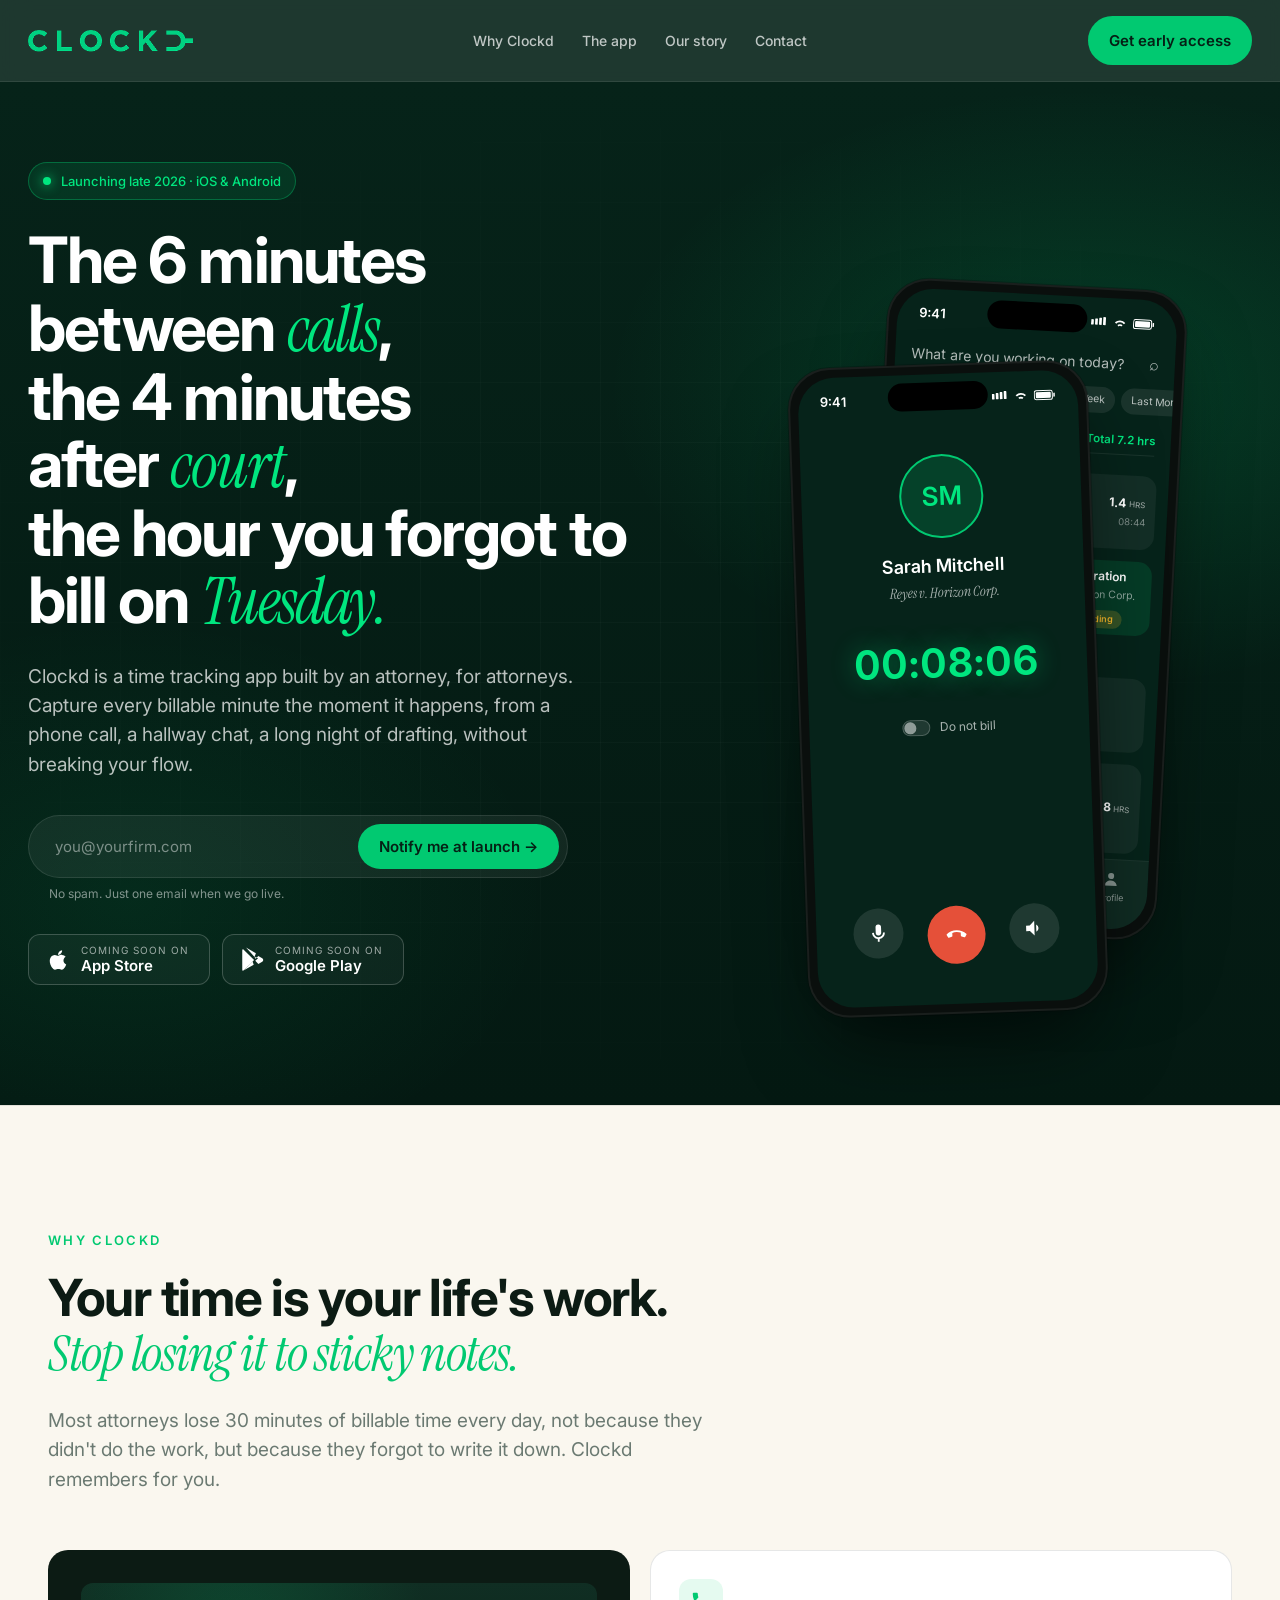
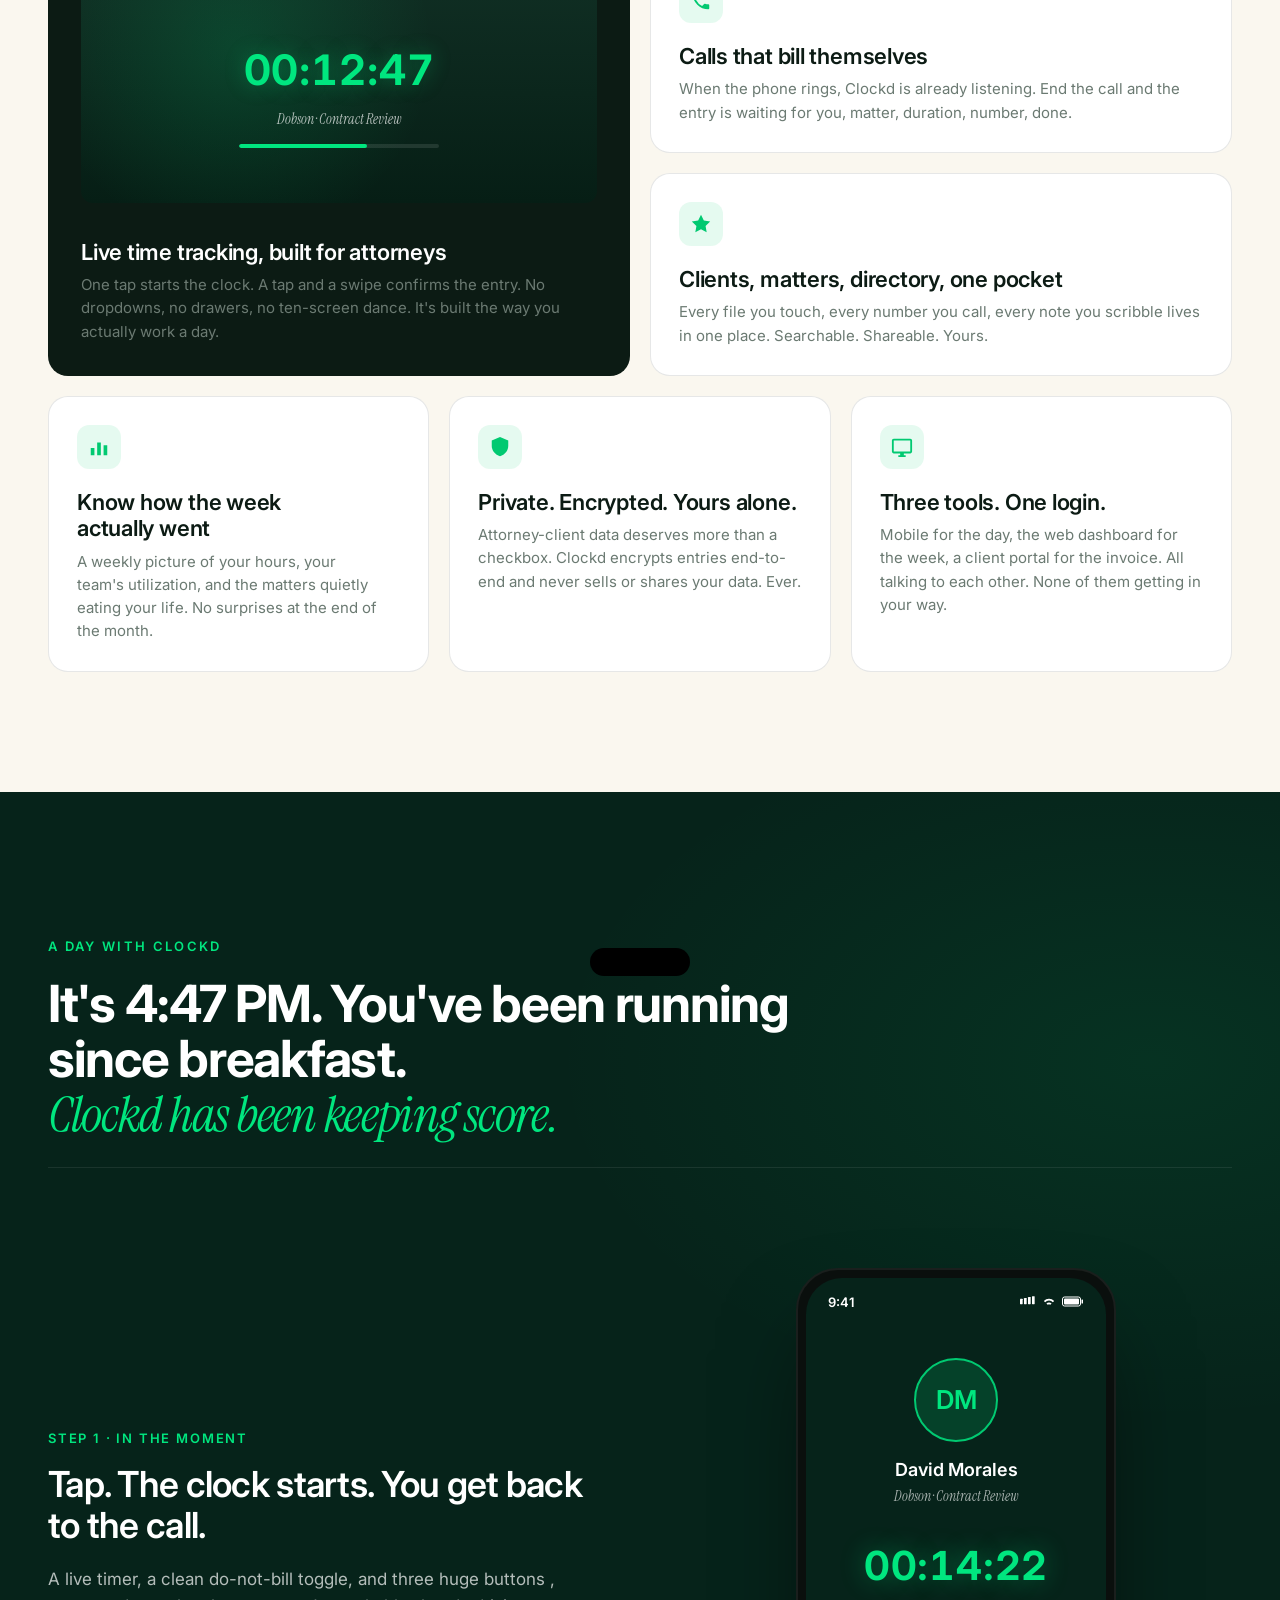
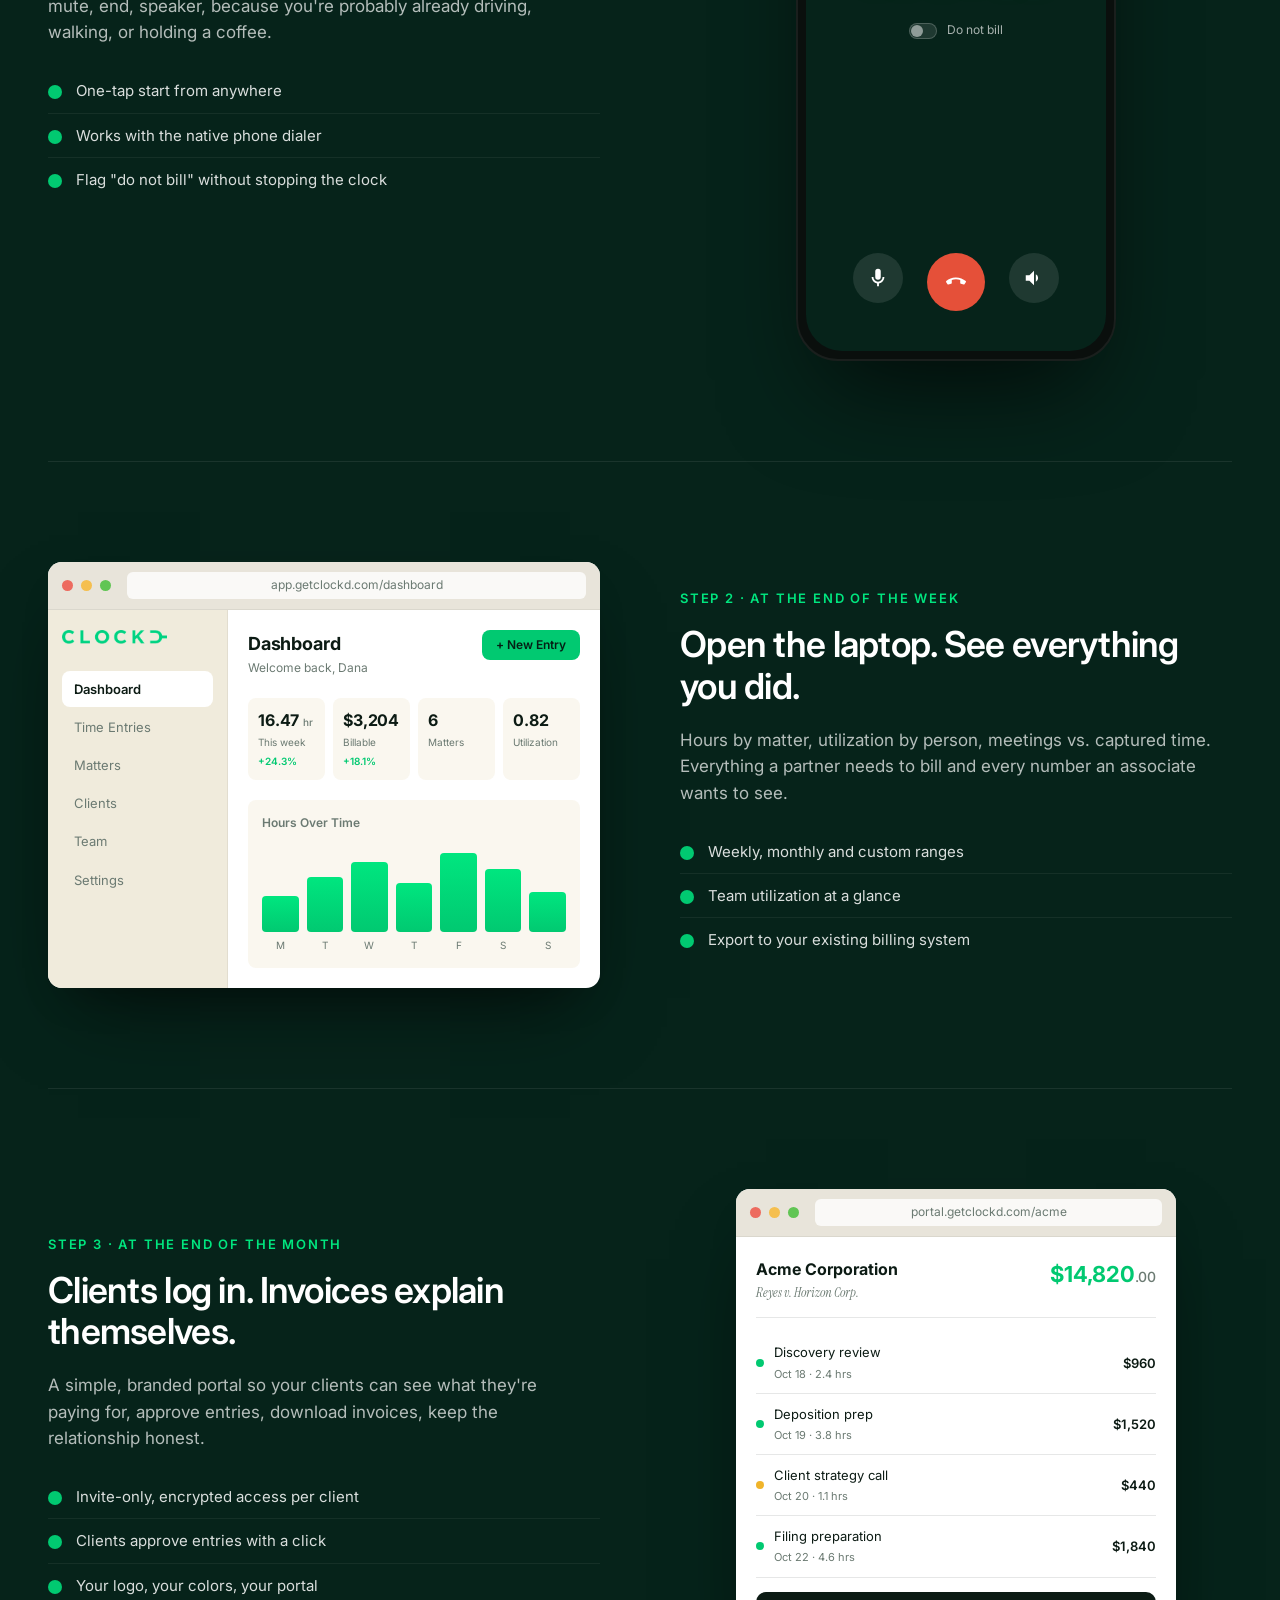
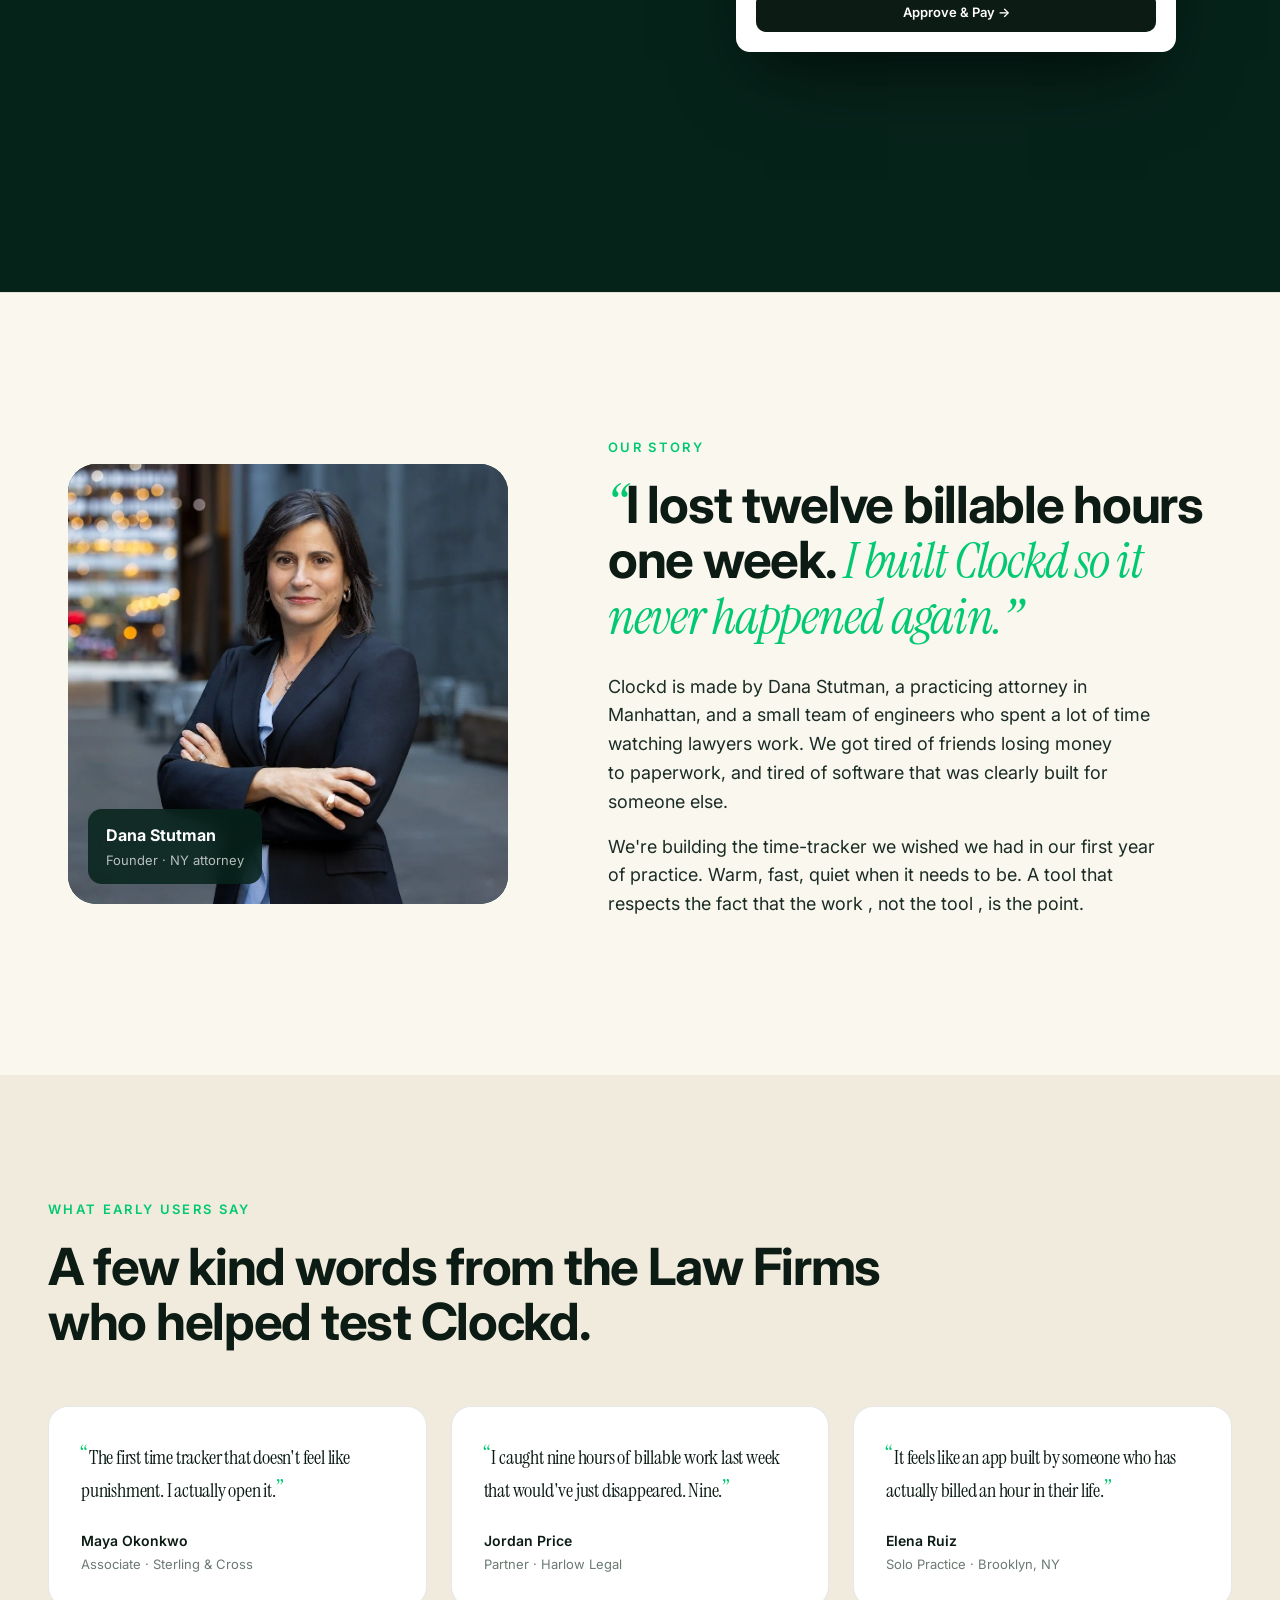
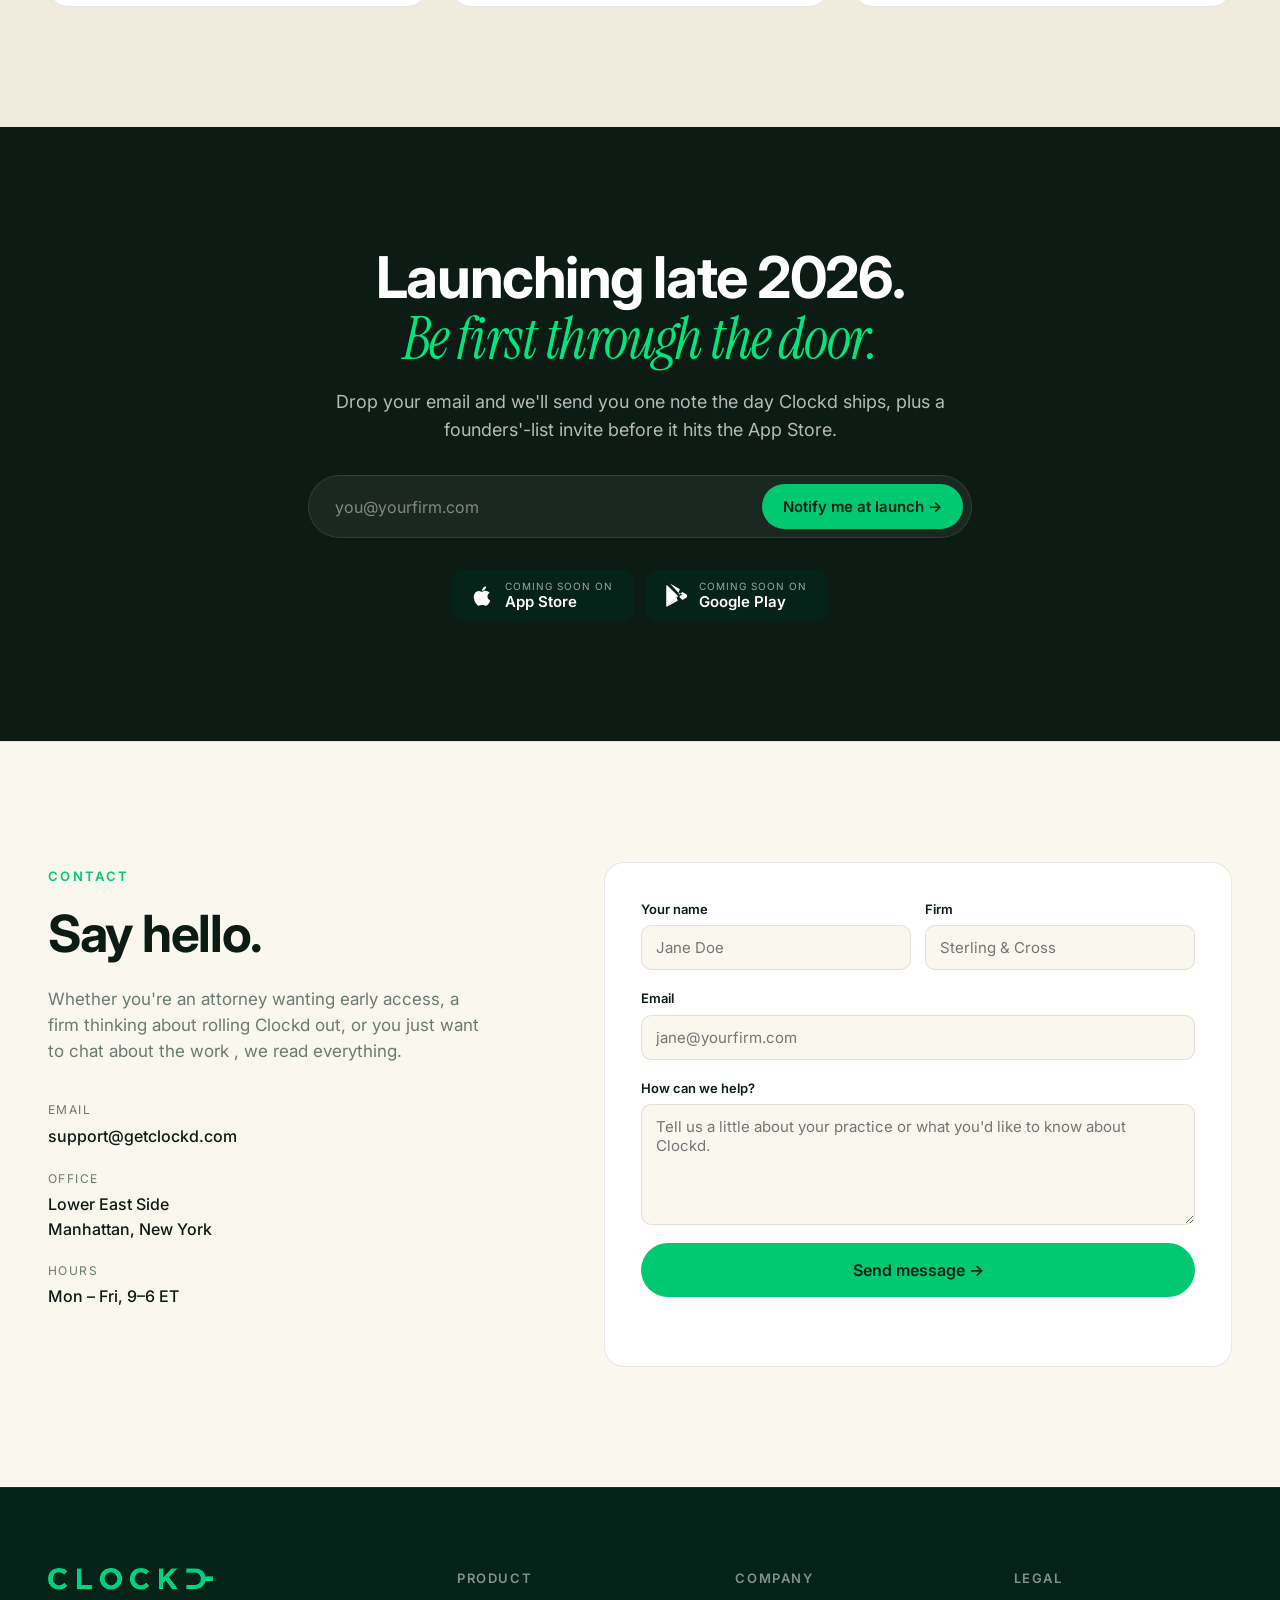
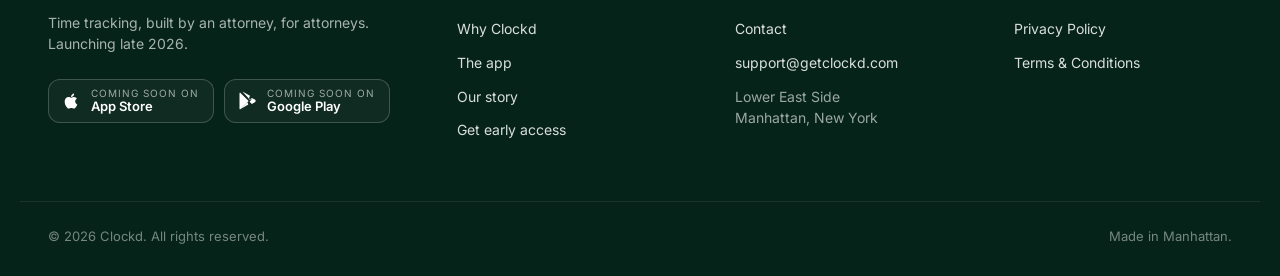
<file: index.html>
<!doctype html>
<html lang="en">
<head>
<meta charset="utf-8" />
<meta name="viewport" content="width=device-width, initial-scale=1" />
<title>Clockd, Time tracking built for attorneys</title>
<meta name="description" content="Clockd is a time tracking app built by an attorney, for attorneys. Track billable hours, manage matters, and run your practice from your pocket. Launching late 2026." />
<link rel="icon" href="clockd-logo-green.png" />
<link rel="preconnect" href="https://fonts.googleapis.com" />
<link rel="preconnect" href="https://fonts.gstatic.com" crossorigin />
<link href="https://fonts.googleapis.com/css2?family=Instrument+Serif:ital@0;1&family=Inter:wght@400;500;600;700;800&display=swap" rel="stylesheet" />
<link rel="stylesheet" href="styles.css?v=4" />
</head>
<body>

<!-- ========== NAV ========== -->
<header class="nav" id="site-nav">
  <div class="nav-inner">
    <a href="#top" class="nav-logo" aria-label="Clockd home">
      <img src="clockd-logo-green.png" alt="Clockd" />
    </a>
    <nav class="nav-links" aria-label="Primary">
      <a href="#why">Why Clockd</a>
      <a href="#product">The app</a>
      <a href="#story">Our story</a>
      <a href="#contact">Contact</a>
    </nav>
    <div class="nav-cta">
      
      <a href="#notify" class="btn btn-primary">Get early access</a>
    </div>
    <button class="nav-burger" aria-label="Open menu" aria-expanded="false" aria-controls="mobile-menu">
      <span></span><span></span><span></span>
    </button>
  </div>
  <div class="mobile-menu" id="mobile-menu" hidden>
    <a href="#why">Why Clockd</a>
    <a href="#product">The app</a>
    <a href="#story">Our story</a>
    <a href="#contact">Contact</a>
    <a href="#notify" class="btn btn-primary">Get early access</a>
  </div>
</header>

<!-- ========== HERO ========== -->
<section class="hero" id="top">
  <div class="hero-bg" aria-hidden="true"></div>
  <div class="hero-inner">
    <div class="hero-copy">
      <div class="pill">
        <span class="pill-dot"></span>
        Launching late 2026 · iOS &amp; Android
      </div>
      <h1>
        The 6&nbsp;minutes between <em>calls</em>,
        <br class="desk-only" />
        the 4&nbsp;minutes after <em>court</em>,
        <br class="desk-only" />
        the hour you forgot to bill on <em>Tuesday.</em>
      </h1>
      <p class="hero-sub">
        Clockd is a time tracking app built by an attorney, for attorneys.
        Capture every billable minute the moment it happens, from a phone call,
        a hallway chat, a long night of drafting, without breaking your flow.
      </p>

      <form class="notify" id="notify" onsubmit="return handleNotify(event)">
        <label class="sr-only" for="notify-email">Email address</label>
        <input type="email" id="notify-email" name="email" required placeholder="you@yourfirm.com" autocomplete="email" />
        <button type="submit" class="btn btn-primary">Notify me at launch →</button>
        <div class="notify-note" id="notify-note">No spam. Just one email when we go live.</div>
      </form>

      <div class="store-badges">
        <a href="#notify" class="store-badge" aria-label="Coming soon to the App Store">
          <svg viewBox="0 0 24 24" aria-hidden="true"><path fill="currentColor" d="M17.05 20.28c-.98.95-2.05.8-3.08.35-1.09-.46-2.09-.48-3.24 0-1.44.62-2.2.44-3.06-.35C2.79 15.25 3.51 7.59 9.05 7.31c1.35.07 2.29.74 3.08.8 1.18-.24 2.31-.93 3.57-.84 1.51.12 2.65.72 3.4 1.8-3.12 1.87-2.38 5.98.48 7.13-.57 1.5-1.31 2.99-2.54 4.09zM12.03 7.25c-.15-2.23 1.66-4.07 3.74-4.25.29 2.58-2.34 4.5-3.74 4.25z"/></svg>
          <div class="store-badge-text">
            <span class="tiny">Coming soon on</span>
            <span class="big">App Store</span>
          </div>
        </a>
        <a href="#notify" class="store-badge" aria-label="Coming soon to Google Play">
          <svg viewBox="0 0 24 24" aria-hidden="true"><path fill="currentColor" d="M3.61 1.81a2 2 0 0 0-.61 1.45v17.48a2 2 0 0 0 .61 1.45l10.34-10.19L3.61 1.81zm11.4 9.24l2.83-2.79 3.6 2.06c1.24.71 1.24 2.5 0 3.21l-3.6 2.06-2.83-2.79 2.56-2.52-2.56-1.23zm-1.42 1.4L4.5 21.48l9.09-5.2-1-2.72 1-1.11zm0-2.9 1-1.11 1-2.72-9.09-5.2 8.09 9.03z"/></svg>
          <div class="store-badge-text">
            <span class="tiny">Coming soon on</span>
            <span class="big">Google Play</span>
          </div>
        </a>
      </div>
    </div>

    <div class="hero-phones" aria-hidden="true">
      <!-- Back phone: Activity list -->
      <div class="phone phone-back">
        <div class="phone-screen">
          <div class="sbar">
            <span class="sbar-time">9:41</span>
            <span class="sbar-right">
              <svg viewBox="0 0 18 12"><rect x="0" y="3" width="3" height="6" rx=".5"/><rect x="4.5" y="2" width="3" height="7" rx=".5"/><rect x="9" y="1" width="3" height="8" rx=".5"/><rect x="13.5" y="0" width="3" height="9" rx=".5"/></svg>
              <svg viewBox="0 0 16 12"><path d="M8 3a8 8 0 0 1 5.66 2.34l-1.41 1.42a6 6 0 0 0-8.48 0L2.34 5.34A8 8 0 0 1 8 3zm0 4a4 4 0 0 1 2.83 1.17l-1.41 1.42a2 2 0 0 0-2.84 0l-1.41-1.42A4 4 0 0 1 8 7z"/></svg>
              <svg viewBox="0 0 22 10"><rect x="0.5" y="0.5" width="18" height="9" rx="2" fill="none" stroke="currentColor"/><rect x="19.5" y="3" width="1.5" height="4" rx=".5"/><rect x="2" y="2" width="15" height="6" rx="1"/></svg>
            </span>
          </div>
          <div class="p-head">
            <div class="p-head-top">
              <span class="p-hello">What are you working on today?</span>
              <span class="p-search">⌕</span>
            </div>
            <div class="p-tabs">
              <span>Today</span>
              <span class="on">This Week</span>
              <span>Last Week</span>
              <span>Last Month</span>
            </div>
            <div class="p-date-row">
              <span>Today, Oct 23</span>
              <span class="p-total">Total 7.2 hrs</span>
            </div>
          </div>

          <div class="entry">
            <div class="entry-icon"><svg viewBox="0 0 24 24"><path fill="currentColor" d="M12 3C7.03 3 3 7.03 3 12s4.03 9 9 9 9-4.03 9-9-4.03-9-9-9zm0 4a2.5 2.5 0 0 1 2.5 2.5A2.5 2.5 0 0 1 12 12a2.5 2.5 0 0 1-2.5-2.5A2.5 2.5 0 0 1 12 7zm0 12c-2.5 0-4.71-1.28-6-3.22.03-1.99 4-3.08 6-3.08s5.97 1.09 6 3.08C16.71 17.72 14.5 19 12 19z"/></svg></div>
            <div class="entry-body">
              <div class="entry-title">Acme Corporation</div>
              <div class="entry-sub">Reyes v. Horizon Corp.</div>
              <div class="entry-tags">
                <span class="tag">Billable</span>
                <span class="tag tag-amber">Pending</span>
              </div>
            </div>
            <div class="entry-right">
              <div class="entry-hrs">1.4 <small>HRS</small></div>
              <div class="entry-time">08:44</div>
            </div>
          </div>

          <div class="entry entry-swipe">
            <div class="swipe-confirm">
              <svg viewBox="0 0 24 24"><path fill="none" stroke="currentColor" stroke-width="3" stroke-linecap="round" stroke-linejoin="round" d="M4 12l5 5L20 6"/></svg>
              Confirm
            </div>
            <div class="entry-body">
              <div class="entry-title">Acme Corporation</div>
              <div class="entry-sub">Reyes v. Horizon Corp.</div>
              <div class="entry-tags">
                <span class="tag">Billable</span>
                <span class="tag tag-amber">Pending</span>
              </div>
            </div>
          </div>

          <div class="date-divider">Yesterday, Oct 22</div>

          <div class="entry">
            <div class="entry-icon entry-icon-phone"><svg viewBox="0 0 24 24"><path fill="currentColor" d="M20 15.5c-1.25 0-2.45-.2-3.57-.57a1 1 0 0 0-1.02.24l-2.2 2.2a15.05 15.05 0 0 1-6.59-6.58l2.2-2.21a1 1 0 0 0 .25-1.02A11.36 11.36 0 0 1 8.5 4a1 1 0 0 0-1-1H4a1 1 0 0 0-1 1 17 17 0 0 0 17 17 1 1 0 0 0 1-1v-3.5a1 1 0 0 0-1-1z"/></svg></div>
            <div class="entry-body">
              <div class="entry-title">+44 7700 900123</div>
              <div class="entry-sub">Reyes v. Horizon Corp.</div>
              <div class="entry-tags">
                <span class="tag">Billable</span>
                <span class="tag tag-gray">Unassigned</span>
              </div>
            </div>
          </div>

          <div class="entry">
            <div class="entry-icon entry-icon-matter"><svg viewBox="0 0 24 24"><path fill="currentColor" d="M10 4H4a2 2 0 0 0-2 2v12a2 2 0 0 0 2 2h16a2 2 0 0 0 2-2V8a2 2 0 0 0-2-2h-8l-2-2z"/></svg></div>
            <div class="entry-body">
              <div class="entry-title">Stark Industries</div>
              <div class="entry-sub">Patent Litigation · Disposition Prep</div>
              <div class="entry-tags">
                <span class="tag">Billable</span>
                <span class="tag tag-green">Confirmed</span>
              </div>
            </div>
            <div class="entry-right">
              <div class="entry-hrs">3.8 <small>HRS</small></div>
            </div>
          </div>

          <!-- bottom nav -->
          <div class="p-nav">
            <div class="p-nav-item on">
              <svg viewBox="0 0 24 24"><circle cx="12" cy="12" r="3" fill="currentColor"/><circle cx="12" cy="12" r="8" fill="none" stroke="currentColor" stroke-width="2"/></svg>
              <span>Activities</span>
            </div>
            <div class="p-nav-item">
              <svg viewBox="0 0 24 24"><path fill="currentColor" d="M4 5h16v2H4zm0 6h16v2H4zm0 6h16v2H4z"/></svg>
              <span>Directory</span>
            </div>
            <div class="p-nav-item p-nav-fab" aria-hidden="true">
              <svg viewBox="0 0 24 24"><path fill="currentColor" d="M11 5h2v14h-2zM5 11h14v2H5z"/></svg>
            </div>
            <div class="p-nav-item">
              <svg viewBox="0 0 24 24"><circle cx="12" cy="8" r="4" fill="currentColor"/><path fill="currentColor" d="M4 21c0-4 4-7 8-7s8 3 8 7"/></svg>
              <span>Profile</span>
            </div>
          </div>
        </div>
      </div>

      <!-- Front phone: live timer -->
      <div class="phone phone-front">
        <div class="phone-screen phone-screen-timer">
          <div class="sbar sbar-light">
            <span class="sbar-time">9:41</span>
            <span class="sbar-right">
              <svg viewBox="0 0 18 12"><rect x="0" y="3" width="3" height="6" rx=".5"/><rect x="4.5" y="2" width="3" height="7" rx=".5"/><rect x="9" y="1" width="3" height="8" rx=".5"/><rect x="13.5" y="0" width="3" height="9" rx=".5"/></svg>
              <svg viewBox="0 0 16 12"><path d="M8 3a8 8 0 0 1 5.66 2.34l-1.41 1.42a6 6 0 0 0-8.48 0L2.34 5.34A8 8 0 0 1 8 3zm0 4a4 4 0 0 1 2.83 1.17l-1.41 1.42a2 2 0 0 0-2.84 0l-1.41-1.42A4 4 0 0 1 8 7z"/></svg>
              <svg viewBox="0 0 22 10"><rect x="0.5" y="0.5" width="18" height="9" rx="2" fill="none" stroke="currentColor"/><rect x="19.5" y="3" width="1.5" height="4" rx=".5"/><rect x="2" y="2" width="15" height="6" rx="1"/></svg>
            </span>
          </div>
          <div class="timer-wrap">
            <div class="avatar-lg">SM</div>
            <div class="timer-name">Sarah Mitchell</div>
            <div class="timer-matter">Reyes v. Horizon Corp.</div>
            <div class="timer-count" id="live-timer">00:08:04</div>
            <label class="timer-toggle">
              <span class="switch"><span></span></span>
              Do not bill
            </label>
          </div>
          <div class="call-controls">
            <button class="call-btn call-mute" aria-label="Mute">
              <svg viewBox="0 0 24 24"><path fill="currentColor" d="M12 14a3 3 0 0 0 3-3V5a3 3 0 0 0-6 0v6a3 3 0 0 0 3 3zm5-3a5 5 0 0 1-10 0H5a7 7 0 0 0 6 6.92V21h2v-3.08A7 7 0 0 0 19 11h-2z"/></svg>
            </button>
            <button class="call-btn call-end" aria-label="End">
              <svg viewBox="0 0 24 24"><path fill="currentColor" d="M12 9c-1.6 0-3.15.25-4.6.72V13a1 1 0 0 1-.75.97L3.6 14.8A1 1 0 0 1 2.4 14l-1.1-1.84a1 1 0 0 1 .05-1.12A14.96 14.96 0 0 1 12 7c4.14 0 7.94 1.68 10.65 4.04.34.3.39.81.05 1.12L21.6 14a1 1 0 0 1-1.2.8l-3.05-.83a1 1 0 0 1-.75-.97V9.72A15.2 15.2 0 0 0 12 9z"/></svg>
            </button>
            <button class="call-btn call-speaker" aria-label="Speaker">
              <svg viewBox="0 0 24 24"><path fill="currentColor" d="M3 9v6h4l5 5V4L7 9H3zm13.5 3A4.5 4.5 0 0 0 14 8v8a4.5 4.5 0 0 0 2.5-4z"/></svg>
            </button>
          </div>
        </div>
      </div>
    </div>
  </div>
</section>

<!-- ========== WHY CLOCKD ========== -->
<section class="why" id="why">
  <div class="section-inner">
    <div class="eyebrow">Why Clockd</div>
    <h2 class="h2">
      Your time is your life's work. <br />
      <span class="h2-em">Stop losing it to sticky notes.</span>
    </h2>
    <p class="section-sub">
      Most attorneys lose 30 minutes of billable time every day, not because they
      didn't do the work, but because they forgot to write it down. Clockd remembers
      for you.
    </p>

    <div class="why-grid">
      <article class="why-card why-card-hero">
        <div class="why-card-art">
          <div class="mini-timer">
            <div class="mini-timer-time">00:12:47</div>
            <div class="mini-timer-matter">Dobson · Contract Review</div>
            <div class="mini-timer-bar"><div></div></div>
          </div>
        </div>
        <h3>Live time tracking, built for attorneys</h3>
        <p>
          One tap starts the clock. A tap and a swipe confirms the entry.
          No dropdowns, no drawers, no ten-screen dance. It's built the way
          you actually work a day.
        </p>
      </article>

      <article class="why-card">
        <div class="why-icon"><svg viewBox="0 0 24 24"><path fill="currentColor" d="M20 15.5c-1.25 0-2.45-.2-3.57-.57a1 1 0 0 0-1.02.24l-2.2 2.2a15.05 15.05 0 0 1-6.59-6.58l2.2-2.21a1 1 0 0 0 .25-1.02A11.36 11.36 0 0 1 8.5 4a1 1 0 0 0-1-1H4a1 1 0 0 0-1 1 17 17 0 0 0 17 17 1 1 0 0 0 1-1v-3.5a1 1 0 0 0-1-1z"/></svg></div>
        <h3>Calls that bill themselves</h3>
        <p>
          When the phone rings, Clockd is already listening. End the call
          and the entry is waiting for you, matter, duration, number, done.
        </p>
      </article>

      <article class="why-card">
        <div class="why-icon"><svg viewBox="0 0 24 24"><path fill="currentColor" d="M12 2l3.09 6.26L22 9.27l-5 4.87 1.18 6.88L12 17.77l-6.18 3.25L7 14.14 2 9.27l6.91-1.01z"/></svg></div>
        <h3>Clients, matters, directory, one pocket</h3>
        <p>
          Every file you touch, every number you call, every note you scribble
          lives in one place. Searchable. Shareable. Yours.
        </p>
      </article>

      <article class="why-card">
        <div class="why-icon"><svg viewBox="0 0 24 24"><path fill="currentColor" d="M3 13h4v8H3zm7-6h4v14h-4zm7 3h4v11h-4z"/></svg></div>
        <h3>Know how the week actually went</h3>
        <p>
          A weekly picture of your hours, your team's utilization, and the
          matters quietly eating your life. No surprises at the end of the month.
        </p>
      </article>

      <article class="why-card">
        <div class="why-icon"><svg viewBox="0 0 24 24"><path fill="currentColor" d="M12 1l9 4v6c0 5-3.8 9.7-9 11-5.2-1.3-9-6-9-11V5l9-4z"/></svg></div>
        <h3>Private. Encrypted. Yours alone.</h3>
        <p>
          Attorney-client data deserves more than a checkbox. Clockd encrypts
          entries end-to-end and never sells or shares your data. Ever.
        </p>
      </article>

      <article class="why-card">
        <div class="why-icon"><svg viewBox="0 0 24 24"><path fill="currentColor" d="M21 3H3c-1 0-2 .9-2 2v12c0 1.1 1 2 2 2h7v2H8v2h8v-2h-2v-2h7c1 0 2-.9 2-2V5c0-1.1-1-2-2-2zm0 14H3V5h18v12z"/></svg></div>
        <h3>Three tools. One login.</h3>
        <p>
          Mobile for the day, the web dashboard for the week, a client portal
          for the invoice. All talking to each other. None of them getting in your way.
        </p>
      </article>
    </div>
  </div>
</section>

<!-- ========== PRODUCT SHOWCASE ========== -->
<section class="product" id="product">
  <div class="section-inner">
    <div class="eyebrow eyebrow-light">A day with Clockd</div>
    <h2 class="h2 h2-light">
      It's 4:47 PM. You've been running since breakfast. <br />
      <span class="h2-em">Clockd has been keeping score.</span>
    </h2>

    <!-- Feature row 1: live timer -->
    <div class="showcase">
      <div class="showcase-copy">
        <div class="step">Step 1 · In the moment</div>
        <h3 class="h3-light">Tap. The clock starts. You get back to the call.</h3>
        <p class="p-light">
          A live timer, a clean do-not-bill toggle, and three huge buttons
         , mute, end, speaker, because you're probably already driving,
          walking, or holding a coffee.
        </p>
        <ul class="feature-list">
          <li>One-tap start from anywhere</li>
          <li>Works with the native phone dialer</li>
          <li>Flag "do not bill" without stopping the clock</li>
        </ul>
      </div>
      <div class="showcase-art">
        <div class="phone phone-standalone">
          <div class="phone-screen phone-screen-timer">
            <div class="sbar sbar-light">
              <span class="sbar-time">9:41</span>
              <span class="sbar-right">
                <svg viewBox="0 0 18 12"><rect x="0" y="3" width="3" height="6" rx=".5"/><rect x="4.5" y="2" width="3" height="7" rx=".5"/><rect x="9" y="1" width="3" height="8" rx=".5"/><rect x="13.5" y="0" width="3" height="9" rx=".5"/></svg>
                <svg viewBox="0 0 16 12"><path d="M8 3a8 8 0 0 1 5.66 2.34l-1.41 1.42a6 6 0 0 0-8.48 0L2.34 5.34A8 8 0 0 1 8 3zm0 4a4 4 0 0 1 2.83 1.17l-1.41 1.42a2 2 0 0 0-2.84 0l-1.41-1.42A4 4 0 0 1 8 7z"/></svg>
                <svg viewBox="0 0 22 10"><rect x="0.5" y="0.5" width="18" height="9" rx="2" fill="none" stroke="currentColor"/><rect x="19.5" y="3" width="1.5" height="4" rx=".5"/><rect x="2" y="2" width="15" height="6" rx="1"/></svg>
              </span>
            </div>
            <div class="timer-wrap">
              <div class="avatar-lg">DM</div>
              <div class="timer-name">David Morales</div>
              <div class="timer-matter">Dobson · Contract Review</div>
              <div class="timer-count">00:14:22</div>
              <label class="timer-toggle"><span class="switch"><span></span></span> Do not bill</label>
            </div>
            <div class="call-controls">
              <button class="call-btn call-mute"><svg viewBox="0 0 24 24"><path fill="currentColor" d="M12 14a3 3 0 0 0 3-3V5a3 3 0 0 0-6 0v6a3 3 0 0 0 3 3zm5-3a5 5 0 0 1-10 0H5a7 7 0 0 0 6 6.92V21h2v-3.08A7 7 0 0 0 19 11h-2z"/></svg></button>
              <button class="call-btn call-end"><svg viewBox="0 0 24 24"><path fill="currentColor" d="M12 9c-1.6 0-3.15.25-4.6.72V13a1 1 0 0 1-.75.97L3.6 14.8A1 1 0 0 1 2.4 14l-1.1-1.84a1 1 0 0 1 .05-1.12A14.96 14.96 0 0 1 12 7c4.14 0 7.94 1.68 10.65 4.04.34.3.39.81.05 1.12L21.6 14a1 1 0 0 1-1.2.8l-3.05-.83a1 1 0 0 1-.75-.97V9.72A15.2 15.2 0 0 0 12 9z"/></svg></button>
              <button class="call-btn call-speaker"><svg viewBox="0 0 24 24"><path fill="currentColor" d="M3 9v6h4l5 5V4L7 9H3zm13.5 3A4.5 4.5 0 0 0 14 8v8a4.5 4.5 0 0 0 2.5-4z"/></svg></button>
            </div>
          </div>
        </div>
      </div>
    </div>

    <!-- Feature row 2: web dashboard -->
    <div class="showcase showcase-reverse">
      <div class="showcase-copy">
        <div class="step">Step 2 · At the end of the week</div>
        <h3 class="h3-light">Open the laptop. See everything you did.</h3>
        <p class="p-light">
          Hours by matter, utilization by person, meetings vs. captured time.
          Everything a partner needs to bill and every number an associate
          wants to see.
        </p>
        <ul class="feature-list">
          <li>Weekly, monthly and custom ranges</li>
          <li>Team utilization at a glance</li>
          <li>Export to your existing billing system</li>
        </ul>
      </div>
      <div class="showcase-art">
        <div class="browser">
          <div class="browser-bar">
            <span class="dot r"></span><span class="dot y"></span><span class="dot g"></span>
            <div class="browser-url">app.getclockd.com/dashboard</div>
          </div>
          <div class="browser-body">
            <div class="dash-side">
              <img src="clockd-logo-green.png" alt="" class="dash-side-logo"/>
              <div class="dash-nav">
                <div class="dash-nav-item on">Dashboard</div>
                <div class="dash-nav-item">Time Entries</div>
                <div class="dash-nav-item">Matters</div>
                <div class="dash-nav-item">Clients</div>
                <div class="dash-nav-item">Team</div>
                <div class="dash-nav-item">Settings</div>
              </div>
            </div>
            <div class="dash-main">
              <div class="dash-top">
                <div>
                  <div class="dash-h">Dashboard</div>
                  <div class="dash-sub">Welcome back, Dana</div>
                </div>
                <div class="dash-new">+ New Entry</div>
              </div>
              <div class="dash-stats">
                <div class="dash-stat"><div class="dash-stat-v">16.47 <small>hr</small></div><div class="dash-stat-k">This week</div><div class="dash-stat-d up">+24.3%</div></div>
                <div class="dash-stat"><div class="dash-stat-v">$3,204</div><div class="dash-stat-k">Billable</div><div class="dash-stat-d up">+18.1%</div></div>
                <div class="dash-stat"><div class="dash-stat-v">6</div><div class="dash-stat-k">Matters</div></div>
                <div class="dash-stat"><div class="dash-stat-v">0.82</div><div class="dash-stat-k">Utilization</div></div>
              </div>
              <div class="dash-chart">
                <div class="chart-title">Hours Over Time</div>
                <div class="chart-bars">
                  <div style="--h:40%"></div><div style="--h:62%"></div>
                  <div style="--h:78%"></div><div style="--h:55%"></div>
                  <div style="--h:88%"></div><div style="--h:70%"></div>
                  <div style="--h:45%"></div>
                </div>
                <div class="chart-x"><span>M</span><span>T</span><span>W</span><span>T</span><span>F</span><span>S</span><span>S</span></div>
              </div>
            </div>
          </div>
        </div>
      </div>
    </div>

    <!-- Feature row 3: client portal -->
    <div class="showcase">
      <div class="showcase-copy">
        <div class="step">Step 3 · At the end of the month</div>
        <h3 class="h3-light">Clients log in. Invoices explain themselves.</h3>
        <p class="p-light">
          A simple, branded portal so your clients can see what they're
          paying for, approve entries, download invoices, keep the
          relationship honest.
        </p>
        <ul class="feature-list">
          <li>Invite-only, encrypted access per client</li>
          <li>Clients approve entries with a click</li>
          <li>Your logo, your colors, your portal</li>
        </ul>
      </div>
      <div class="showcase-art">
        <div class="browser browser-small">
          <div class="browser-bar">
            <span class="dot r"></span><span class="dot y"></span><span class="dot g"></span>
            <div class="browser-url">portal.getclockd.com/acme</div>
          </div>
          <div class="browser-body browser-body-portal">
            <div class="portal-head">
              <div>
                <div class="portal-client">Acme Corporation</div>
                <div class="portal-matter">Reyes v. Horizon Corp.</div>
              </div>
              <div class="portal-tot">$14,820<small>.00</small></div>
            </div>
            <div class="portal-row"><span class="dot-g"></span><div><div>Discovery review</div><small>Oct 18 · 2.4 hrs</small></div><span class="portal-amt">$960</span></div>
            <div class="portal-row"><span class="dot-g"></span><div><div>Deposition prep</div><small>Oct 19 · 3.8 hrs</small></div><span class="portal-amt">$1,520</span></div>
            <div class="portal-row"><span class="dot-y"></span><div><div>Client strategy call</div><small>Oct 20 · 1.1 hrs</small></div><span class="portal-amt">$440</span></div>
            <div class="portal-row"><span class="dot-g"></span><div><div>Filing preparation</div><small>Oct 22 · 4.6 hrs</small></div><span class="portal-amt">$1,840</span></div>
            <button class="portal-btn">Approve &amp; Pay →</button>
          </div>
        </div>
      </div>
    </div>
  </div>
</section>

<!-- ========== FOUNDER STORY ========== -->
<section class="story" id="story">
  <div class="section-inner story-inner">
    <div class="story-photo">
      <img src="dana-stutman.webp" alt="Dana Stutman, founder of Clockd" class="photo-real"/>
      <div class="photo-tag">
        <strong>Dana Stutman</strong>
        <span>Founder · NY attorney</span>
      </div>
    </div>
    <div class="story-copy">
      <div class="eyebrow">Our story</div>
      <h2 class="h2">
        <span class="serif">&ldquo;</span>I lost twelve billable hours one week.
        <span class="h2-em">I built Clockd so it never happened again.</span><span class="serif">&rdquo;</span>
      </h2>
      <p>
        Clockd is made by Dana Stutman, a practicing attorney in Manhattan, and
        a small team of engineers who spent a lot of time watching lawyers work.
        We got tired of friends losing money to paperwork, and tired of software
        that was clearly built for someone else.
      </p>
      <p>
        We're building the time-tracker we wished we had in our first year of
        practice. Warm, fast, quiet when it needs to be. A tool that respects
        the fact that the work , not the tool , is the point.
      </p>
    </div>
  </div>
</section>

<!-- ========== TESTIMONIALS ========== -->
<section class="testimonials">
  <div class="section-inner">
    <div class="eyebrow">What early users say</div>
    <h2 class="h2">A few kind words from the Law Firms who helped test Clockd.</h2>
    <div class="t-grid">
      <figure class="t-card">
        <blockquote>The first time tracker that doesn't feel like punishment. I actually open it.</blockquote>
        <figcaption>
          <div class="t-who">Maya Okonkwo</div>
          <div class="t-firm">Associate · Sterling &amp; Cross</div>
        </figcaption>
      </figure>
      <figure class="t-card">
        <blockquote>I caught nine hours of billable work last week that would've just disappeared. Nine.</blockquote>
        <figcaption>
          <div class="t-who">Jordan Price</div>
          <div class="t-firm">Partner · Harlow Legal</div>
        </figcaption>
      </figure>
      <figure class="t-card">
        <blockquote>It feels like an app built by someone who has actually billed an hour in their life.</blockquote>
        <figcaption>
          <div class="t-who">Elena Ruiz</div>
          <div class="t-firm">Solo Practice · Brooklyn, NY</div>
        </figcaption>
      </figure>
    </div>
  </div>
</section>

<!-- ========== BIG CTA ========== -->
<section class="cta" id="cta">
  <div class="section-inner cta-inner">
    <h2 class="cta-h">
      Launching late 2026. <br/>
      <span class="h2-em">Be first through the door.</span>
    </h2>
    <p>
      Drop your email and we'll send you one note the day Clockd ships, plus
      a founders'-list invite before it hits the App Store.
    </p>
    <form class="notify notify-big" onsubmit="return handleNotify(event)">
      <input type="email" required placeholder="you@yourfirm.com" autocomplete="email"/>
      <button type="submit" class="btn btn-primary">Notify me at launch →</button>
    </form>
    <div class="cta-badges">
      <a href="#notify" class="store-badge store-badge-light">
        <svg viewBox="0 0 24 24"><path fill="currentColor" d="M17.05 20.28c-.98.95-2.05.8-3.08.35-1.09-.46-2.09-.48-3.24 0-1.44.62-2.2.44-3.06-.35C2.79 15.25 3.51 7.59 9.05 7.31c1.35.07 2.29.74 3.08.8 1.18-.24 2.31-.93 3.57-.84 1.51.12 2.65.72 3.4 1.8-3.12 1.87-2.38 5.98.48 7.13-.57 1.5-1.31 2.99-2.54 4.09zM12.03 7.25c-.15-2.23 1.66-4.07 3.74-4.25.29 2.58-2.34 4.5-3.74 4.25z"/></svg>
        <div class="store-badge-text"><span class="tiny">Coming soon on</span><span class="big">App Store</span></div>
      </a>
      <a href="#notify" class="store-badge store-badge-light">
        <svg viewBox="0 0 24 24"><path fill="currentColor" d="M3.61 1.81a2 2 0 0 0-.61 1.45v17.48a2 2 0 0 0 .61 1.45l10.34-10.19L3.61 1.81zm11.4 9.24l2.83-2.79 3.6 2.06c1.24.71 1.24 2.5 0 3.21l-3.6 2.06-2.83-2.79 2.56-2.52-2.56-1.23zm-1.42 1.4L4.5 21.48l9.09-5.2-1-2.72 1-1.11zm0-2.9 1-1.11 1-2.72-9.09-5.2 8.09 9.03z"/></svg>
        <div class="store-badge-text"><span class="tiny">Coming soon on</span><span class="big">Google Play</span></div>
      </a>
    </div>
  </div>
</section>

<!-- ========== CONTACT ========== -->
<section class="contact" id="contact">
  <div class="section-inner contact-inner">
    <div class="contact-copy">
      <div class="eyebrow">Contact</div>
      <h2 class="h2">Say hello.</h2>
      <p>
        Whether you're an attorney wanting early access, a firm thinking
        about rolling Clockd out, or you just want to chat about the work
       , we read everything.
      </p>
      <div class="contact-facts">
        <div>
          <div class="cf-k">Email</div>
          <a class="cf-v" href="mailto:support@getclockd.com">support@getclockd.com</a>
        </div>
        <div>
          <div class="cf-k">Office</div>
          <div class="cf-v">Lower East Side<br/>Manhattan, New York</div>
        </div>
        <div>
          <div class="cf-k">Hours</div>
          <div class="cf-v">Mon – Fri, 9–6 ET</div>
        </div>
      </div>
    </div>
    <form class="contact-form" onsubmit="return handleContact(event)">
      <div class="row">
        <label>
          <span>Your name</span>
          <input type="text" name="name" required placeholder="Jane Doe"/>
        </label>
        <label>
          <span>Firm</span>
          <input type="text" name="firm" placeholder="Sterling &amp; Cross"/>
        </label>
      </div>
      <label>
        <span>Email</span>
        <input type="email" name="email" required placeholder="jane@yourfirm.com"/>
      </label>
      <label>
        <span>How can we help?</span>
        <textarea name="message" rows="5" required placeholder="Tell us a little about your practice or what you'd like to know about Clockd."></textarea>
      </label>
      <button type="submit" class="btn btn-primary btn-lg">Send message →</button>
      <div class="form-note" id="contact-note"></div>
    </form>
  </div>
</section>

<!-- ========== FOOTER ========== -->
<footer class="footer">
  <div class="footer-inner">
    <div class="foot-brand">
      <img src="clockd-logo-green.png" alt="Clockd" class="foot-logo"/>
      <p>Time tracking, built by an attorney, for attorneys.<br/>Launching late 2026.</p>
      <div class="foot-badges">
        <a href="#notify" class="store-badge store-badge-sm">
          <svg viewBox="0 0 24 24"><path fill="currentColor" d="M17.05 20.28c-.98.95-2.05.8-3.08.35-1.09-.46-2.09-.48-3.24 0-1.44.62-2.2.44-3.06-.35C2.79 15.25 3.51 7.59 9.05 7.31c1.35.07 2.29.74 3.08.8 1.18-.24 2.31-.93 3.57-.84 1.51.12 2.65.72 3.4 1.8-3.12 1.87-2.38 5.98.48 7.13-.57 1.5-1.31 2.99-2.54 4.09zM12.03 7.25c-.15-2.23 1.66-4.07 3.74-4.25.29 2.58-2.34 4.5-3.74 4.25z"/></svg>
          <div class="store-badge-text"><span class="tiny">Coming soon on</span><span class="big">App Store</span></div>
        </a>
        <a href="#notify" class="store-badge store-badge-sm">
          <svg viewBox="0 0 24 24"><path fill="currentColor" d="M3.61 1.81a2 2 0 0 0-.61 1.45v17.48a2 2 0 0 0 .61 1.45l10.34-10.19L3.61 1.81zm11.4 9.24l2.83-2.79 3.6 2.06c1.24.71 1.24 2.5 0 3.21l-3.6 2.06-2.83-2.79 2.56-2.52-2.56-1.23zm-1.42 1.4L4.5 21.48l9.09-5.2-1-2.72 1-1.11zm0-2.9 1-1.11 1-2.72-9.09-5.2 8.09 9.03z"/></svg>
          <div class="store-badge-text"><span class="tiny">Coming soon on</span><span class="big">Google Play</span></div>
        </a>
      </div>
    </div>
    <div class="foot-col">
      <h4>Product</h4>
      <a href="#why">Why Clockd</a>
      <a href="#product">The app</a>
      <a href="#story">Our story</a>
      <a href="#notify">Get early access</a>
    </div>
    <div class="foot-col">
      <h4>Company</h4>
      <a href="#contact">Contact</a>
      <a href="mailto:support@getclockd.com">support@getclockd.com</a>
      <span class="foot-addr">Lower East Side<br/>Manhattan, New York</span>
    </div>
    <div class="foot-col">
      <h4>Legal</h4>
      <a href="privacy.html">Privacy Policy</a>
      <a href="terms.html">Terms &amp; Conditions</a>
    </div>
  </div>
  <div class="foot-base">
    <span>© 2026 Clockd. All rights reserved.</span>
    <span>Made in Manhattan.</span>
  </div>
</footer>

<script src="app.js"></script>
</body>
</html>
</file>
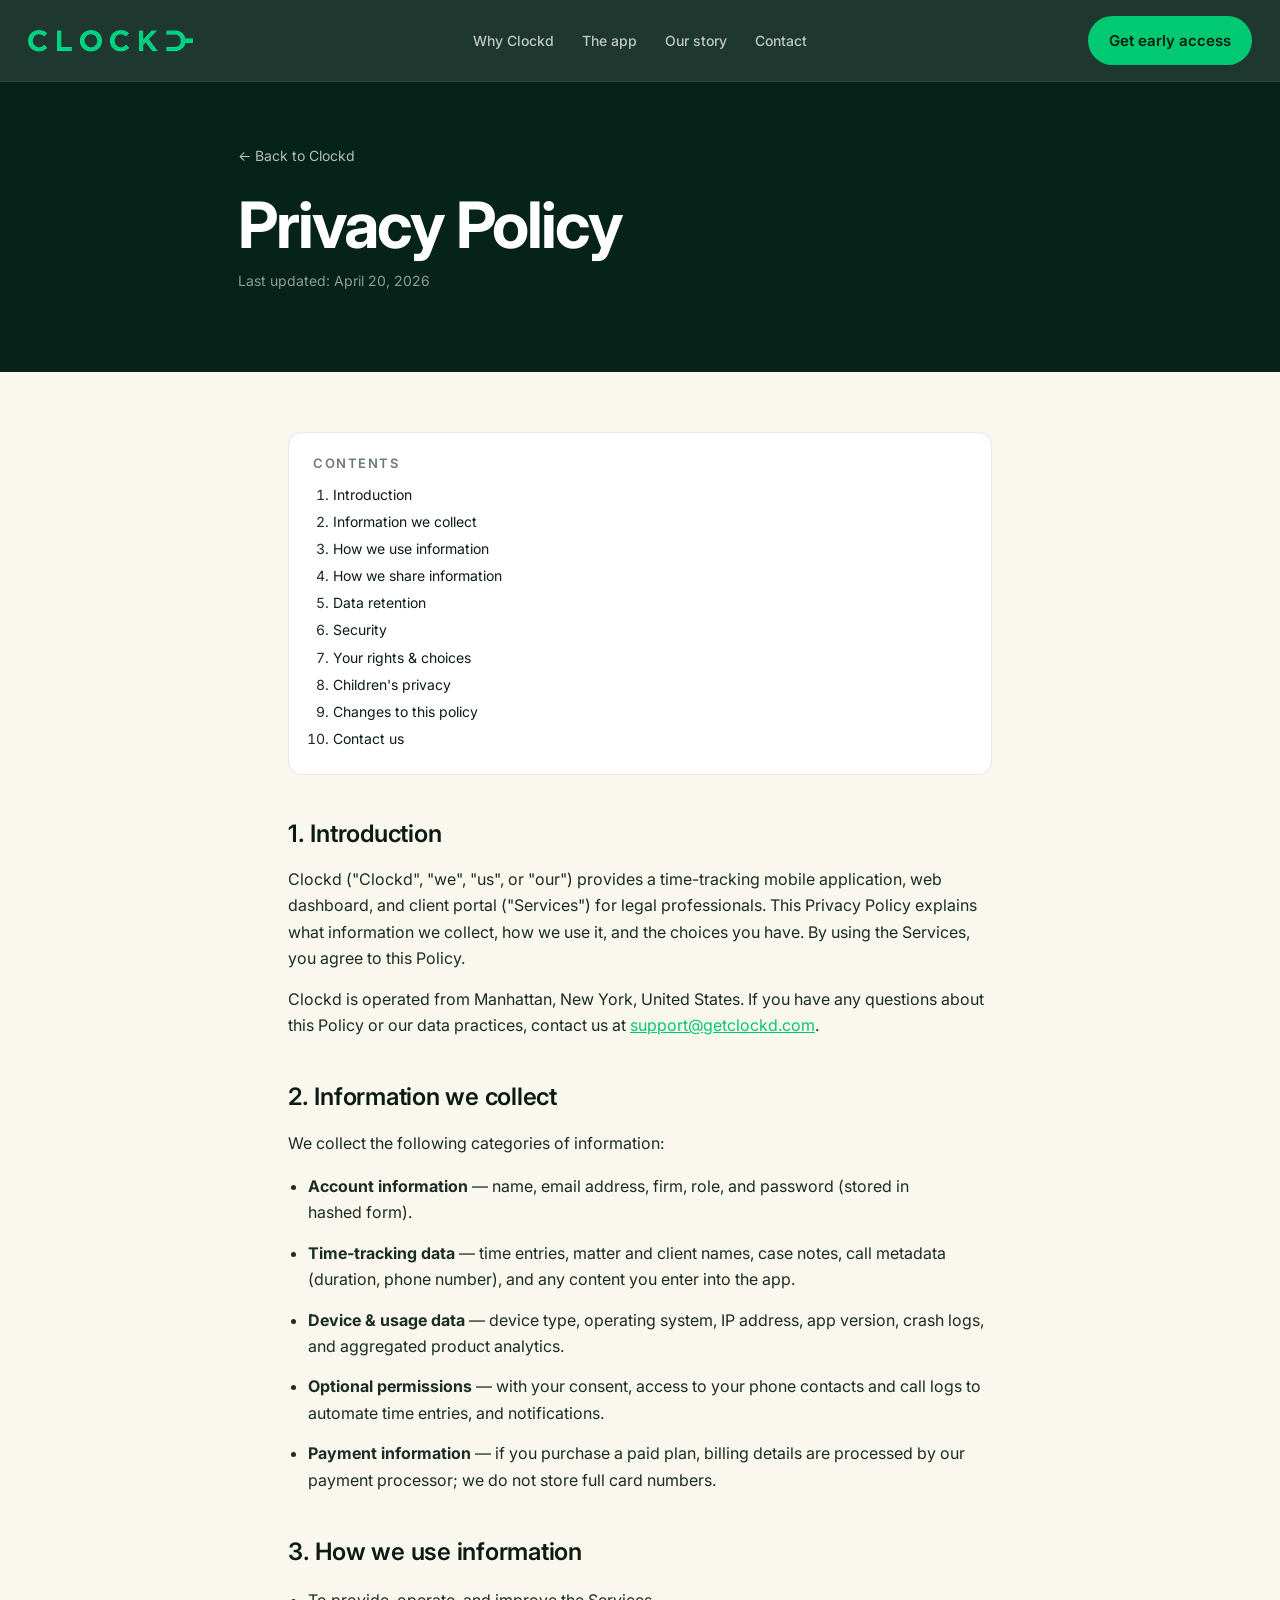
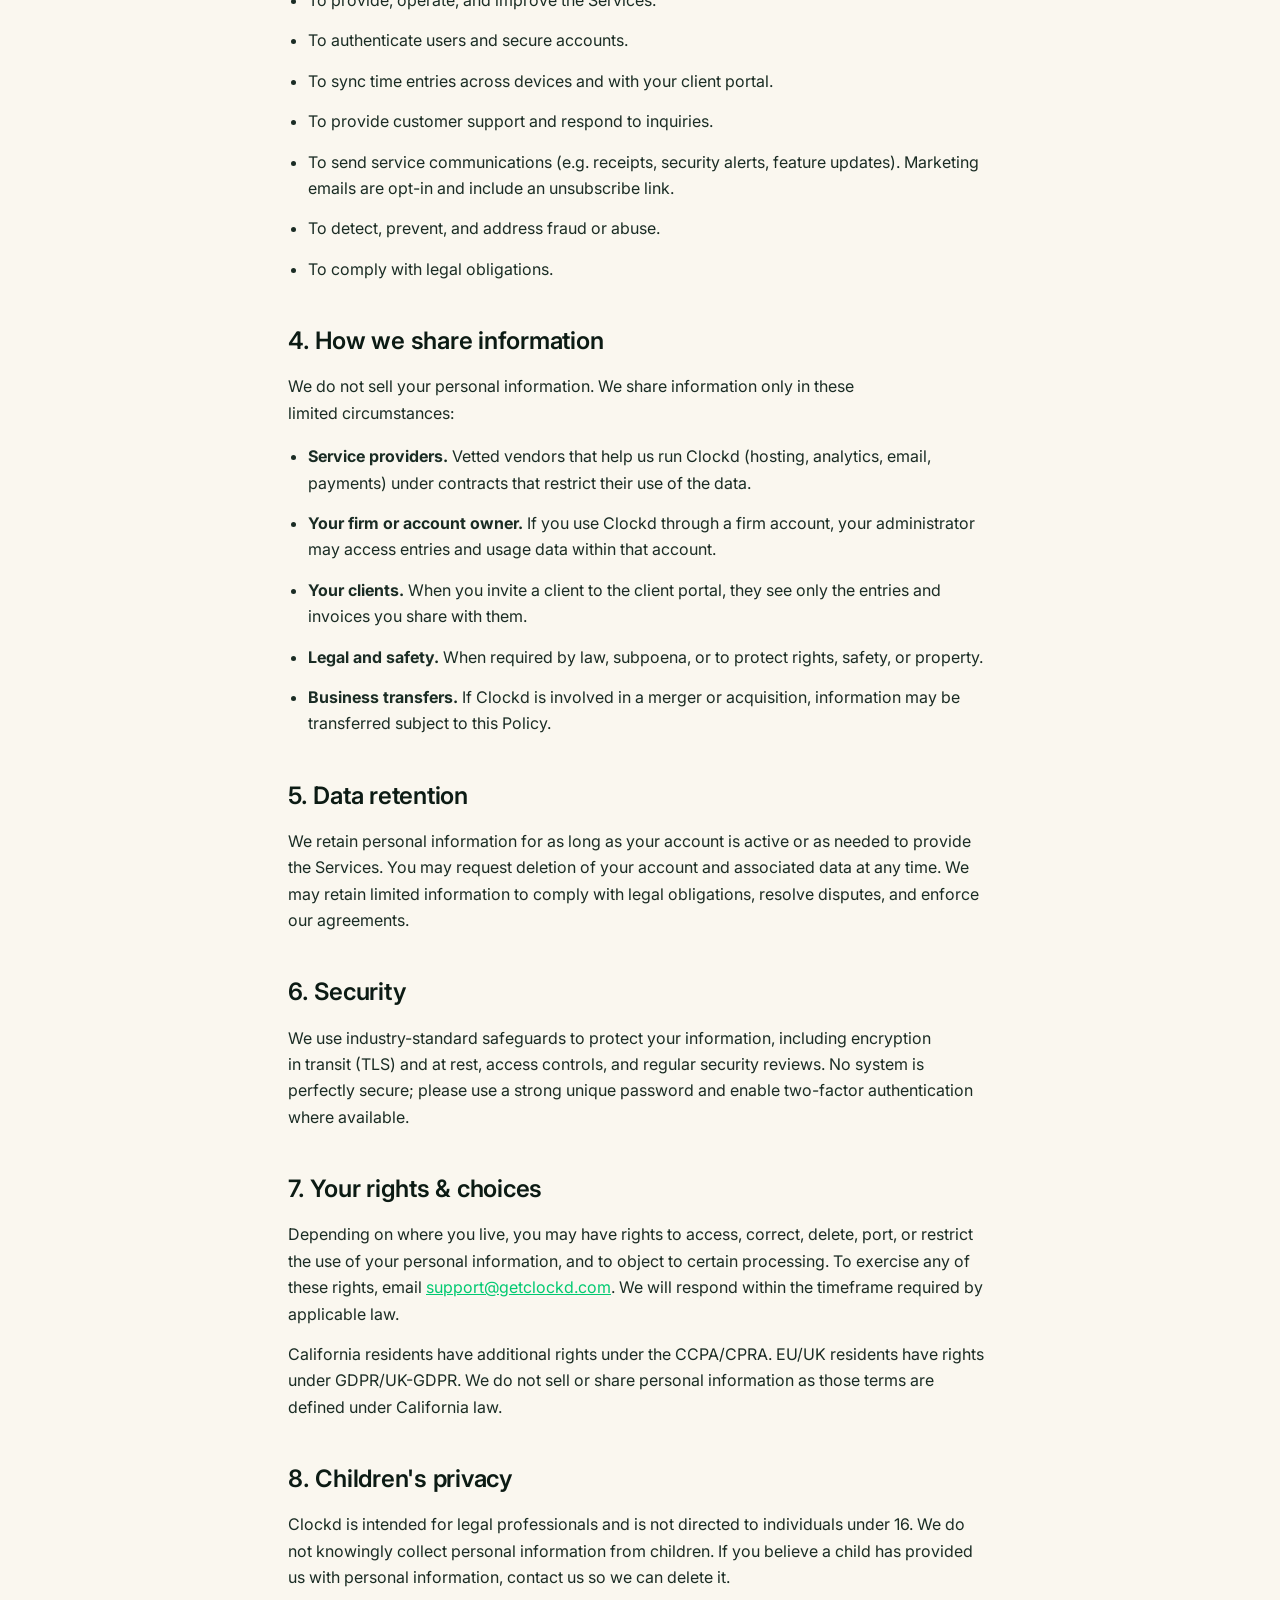
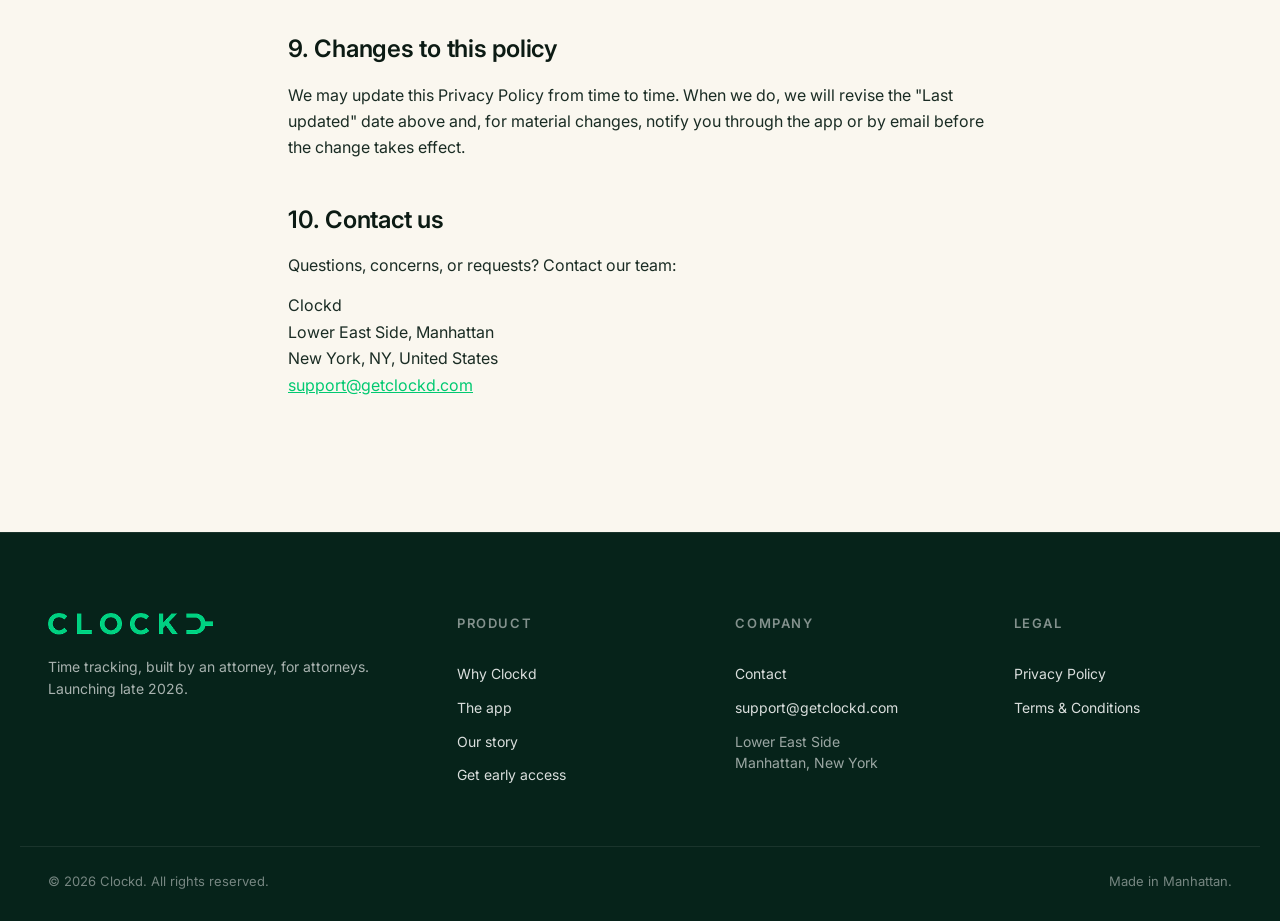
<file: privacy.html>
<!doctype html>
<html lang="en">
<head>
<meta charset="utf-8" />
<meta name="viewport" content="width=device-width, initial-scale=1" />
<title>Privacy Policy · Clockd</title>
<meta name="description" content="How Clockd collects, uses, and protects your data." />
<link rel="icon" href="clockd-logo-green.png" />
<link rel="preconnect" href="https://fonts.googleapis.com" />
<link rel="preconnect" href="https://fonts.gstatic.com" crossorigin />
<link href="https://fonts.googleapis.com/css2?family=Instrument+Serif:ital@0;1&family=Inter:wght@400;500;600;700;800&display=swap" rel="stylesheet" />
<link rel="stylesheet" href="styles.css?v=4" />
</head>
<body class="legal-page">

<header class="nav" id="site-nav">
  <div class="nav-inner">
    <a href="index.html" class="nav-logo" aria-label="Clockd home"><img src="clockd-logo-green.png" alt="Clockd" /></a>
    <nav class="nav-links" aria-label="Primary">
      <a href="index.html#why">Why Clockd</a>
      <a href="index.html#product">The app</a>
      <a href="index.html#story">Our story</a>
      <a href="index.html#contact">Contact</a>
    </nav>
    <div class="nav-cta">
      
      <a href="index.html#notify" class="btn btn-primary">Get early access</a>
    </div>
    <button class="nav-burger" aria-label="Open menu" aria-expanded="false" aria-controls="mobile-menu"><span></span><span></span><span></span></button>
  </div>
  <div class="mobile-menu" id="mobile-menu" hidden>
    <a href="index.html#why">Why Clockd</a>
    <a href="index.html#product">The app</a>
    <a href="index.html#story">Our story</a>
    <a href="index.html#contact">Contact</a>
    <a href="index.html#notify" class="btn btn-primary">Get early access</a>
  </div>
</header>

<section class="legal-head">
  <div class="section-inner">
    <a href="index.html" class="back-link">← Back to Clockd</a>
    <h1>Privacy Policy</h1>
    <div class="updated">Last updated: April 20, 2026</div>
  </div>
</section>

<main class="legal-body">
  <div class="legal-toc">
    <h3>Contents</h3>
    <ol>
      <li><a href="#intro">Introduction</a></li>
      <li><a href="#info">Information we collect</a></li>
      <li><a href="#use">How we use information</a></li>
      <li><a href="#share">How we share information</a></li>
      <li><a href="#retention">Data retention</a></li>
      <li><a href="#security">Security</a></li>
      <li><a href="#rights">Your rights &amp; choices</a></li>
      <li><a href="#children">Children's privacy</a></li>
      <li><a href="#changes">Changes to this policy</a></li>
      <li><a href="#contact">Contact us</a></li>
    </ol>
  </div>

  <h2 id="intro">1. Introduction</h2>
  <p>Clockd ("Clockd", "we", "us", or "our") provides a time-tracking mobile application, web dashboard, and client portal ("Services") for legal professionals. This Privacy Policy explains what information we collect, how we use it, and the choices you have. By using the Services, you agree to this Policy.</p>
  <p>Clockd is operated from Manhattan, New York, United States. If you have any questions about this Policy or our data practices, contact us at <a href="mailto:support@getclockd.com">support@getclockd.com</a>.</p>

  <h2 id="info">2. Information we collect</h2>
  <p>We collect the following categories of information:</p>
  <ul>
    <li><strong>Account information</strong> — name, email address, firm, role, and password (stored in hashed form).</li>
    <li><strong>Time-tracking data</strong> — time entries, matter and client names, case notes, call metadata (duration, phone number), and any content you enter into the app.</li>
    <li><strong>Device &amp; usage data</strong> — device type, operating system, IP address, app version, crash logs, and aggregated product analytics.</li>
    <li><strong>Optional permissions</strong> — with your consent, access to your phone contacts and call logs to automate time entries, and notifications.</li>
    <li><strong>Payment information</strong> — if you purchase a paid plan, billing details are processed by our payment processor; we do not store full card numbers.</li>
  </ul>

  <h2 id="use">3. How we use information</h2>
  <ul>
    <li>To provide, operate, and improve the Services.</li>
    <li>To authenticate users and secure accounts.</li>
    <li>To sync time entries across devices and with your client portal.</li>
    <li>To provide customer support and respond to inquiries.</li>
    <li>To send service communications (e.g. receipts, security alerts, feature updates). Marketing emails are opt-in and include an unsubscribe link.</li>
    <li>To detect, prevent, and address fraud or abuse.</li>
    <li>To comply with legal obligations.</li>
  </ul>

  <h2 id="share">4. How we share information</h2>
  <p>We do not sell your personal information. We share information only in these limited circumstances:</p>
  <ul>
    <li><strong>Service providers.</strong> Vetted vendors that help us run Clockd (hosting, analytics, email, payments) under contracts that restrict their use of the data.</li>
    <li><strong>Your firm or account owner.</strong> If you use Clockd through a firm account, your administrator may access entries and usage data within that account.</li>
    <li><strong>Your clients.</strong> When you invite a client to the client portal, they see only the entries and invoices you share with them.</li>
    <li><strong>Legal and safety.</strong> When required by law, subpoena, or to protect rights, safety, or property.</li>
    <li><strong>Business transfers.</strong> If Clockd is involved in a merger or acquisition, information may be transferred subject to this Policy.</li>
  </ul>

  <h2 id="retention">5. Data retention</h2>
  <p>We retain personal information for as long as your account is active or as needed to provide the Services. You may request deletion of your account and associated data at any time. We may retain limited information to comply with legal obligations, resolve disputes, and enforce our agreements.</p>

  <h2 id="security">6. Security</h2>
  <p>We use industry-standard safeguards to protect your information, including encryption in transit (TLS) and at rest, access controls, and regular security reviews. No system is perfectly secure; please use a strong unique password and enable two-factor authentication where available.</p>

  <h2 id="rights">7. Your rights &amp; choices</h2>
  <p>Depending on where you live, you may have rights to access, correct, delete, port, or restrict the use of your personal information, and to object to certain processing. To exercise any of these rights, email <a href="mailto:support@getclockd.com">support@getclockd.com</a>. We will respond within the timeframe required by applicable law.</p>
  <p>California residents have additional rights under the CCPA/CPRA. EU/UK residents have rights under GDPR/UK-GDPR. We do not sell or share personal information as those terms are defined under California law.</p>

  <h2 id="children">8. Children's privacy</h2>
  <p>Clockd is intended for legal professionals and is not directed to individuals under 16. We do not knowingly collect personal information from children. If you believe a child has provided us with personal information, contact us so we can delete it.</p>

  <h2 id="changes">9. Changes to this policy</h2>
  <p>We may update this Privacy Policy from time to time. When we do, we will revise the "Last updated" date above and, for material changes, notify you through the app or by email before the change takes effect.</p>

  <h2 id="contact">10. Contact us</h2>
  <p>Questions, concerns, or requests? Contact our team:</p>
  <p>
    Clockd<br/>
    Lower East Side, Manhattan<br/>
    New York, NY, United States<br/>
    <a href="mailto:support@getclockd.com">support@getclockd.com</a>
  </p>
</main>

<footer class="footer">
  <div class="footer-inner">
    <div class="foot-brand">
      <img src="clockd-logo-green.png" alt="Clockd" class="foot-logo"/>
      <p>Time tracking, built by an attorney, for attorneys.<br/>Launching late 2026.</p>
    </div>
    <div class="foot-col">
      <h4>Product</h4>
      <a href="index.html#why">Why Clockd</a>
      <a href="index.html#product">The app</a>
      <a href="index.html#story">Our story</a>
      <a href="index.html#notify">Get early access</a>
    </div>
    <div class="foot-col">
      <h4>Company</h4>
      <a href="index.html#contact">Contact</a>
      <a href="mailto:support@getclockd.com">support@getclockd.com</a>
      <span class="foot-addr">Lower East Side<br/>Manhattan, New York</span>
    </div>
    <div class="foot-col">
      <h4>Legal</h4>
      <a href="privacy.html">Privacy Policy</a>
      <a href="terms.html">Terms &amp; Conditions</a>
    </div>
  </div>
  <div class="foot-base">
    <span>© 2026 Clockd. All rights reserved.</span>
    <span>Made in Manhattan.</span>
  </div>
</footer>

<script src="app.js"></script>
</body>
</html>
</file>
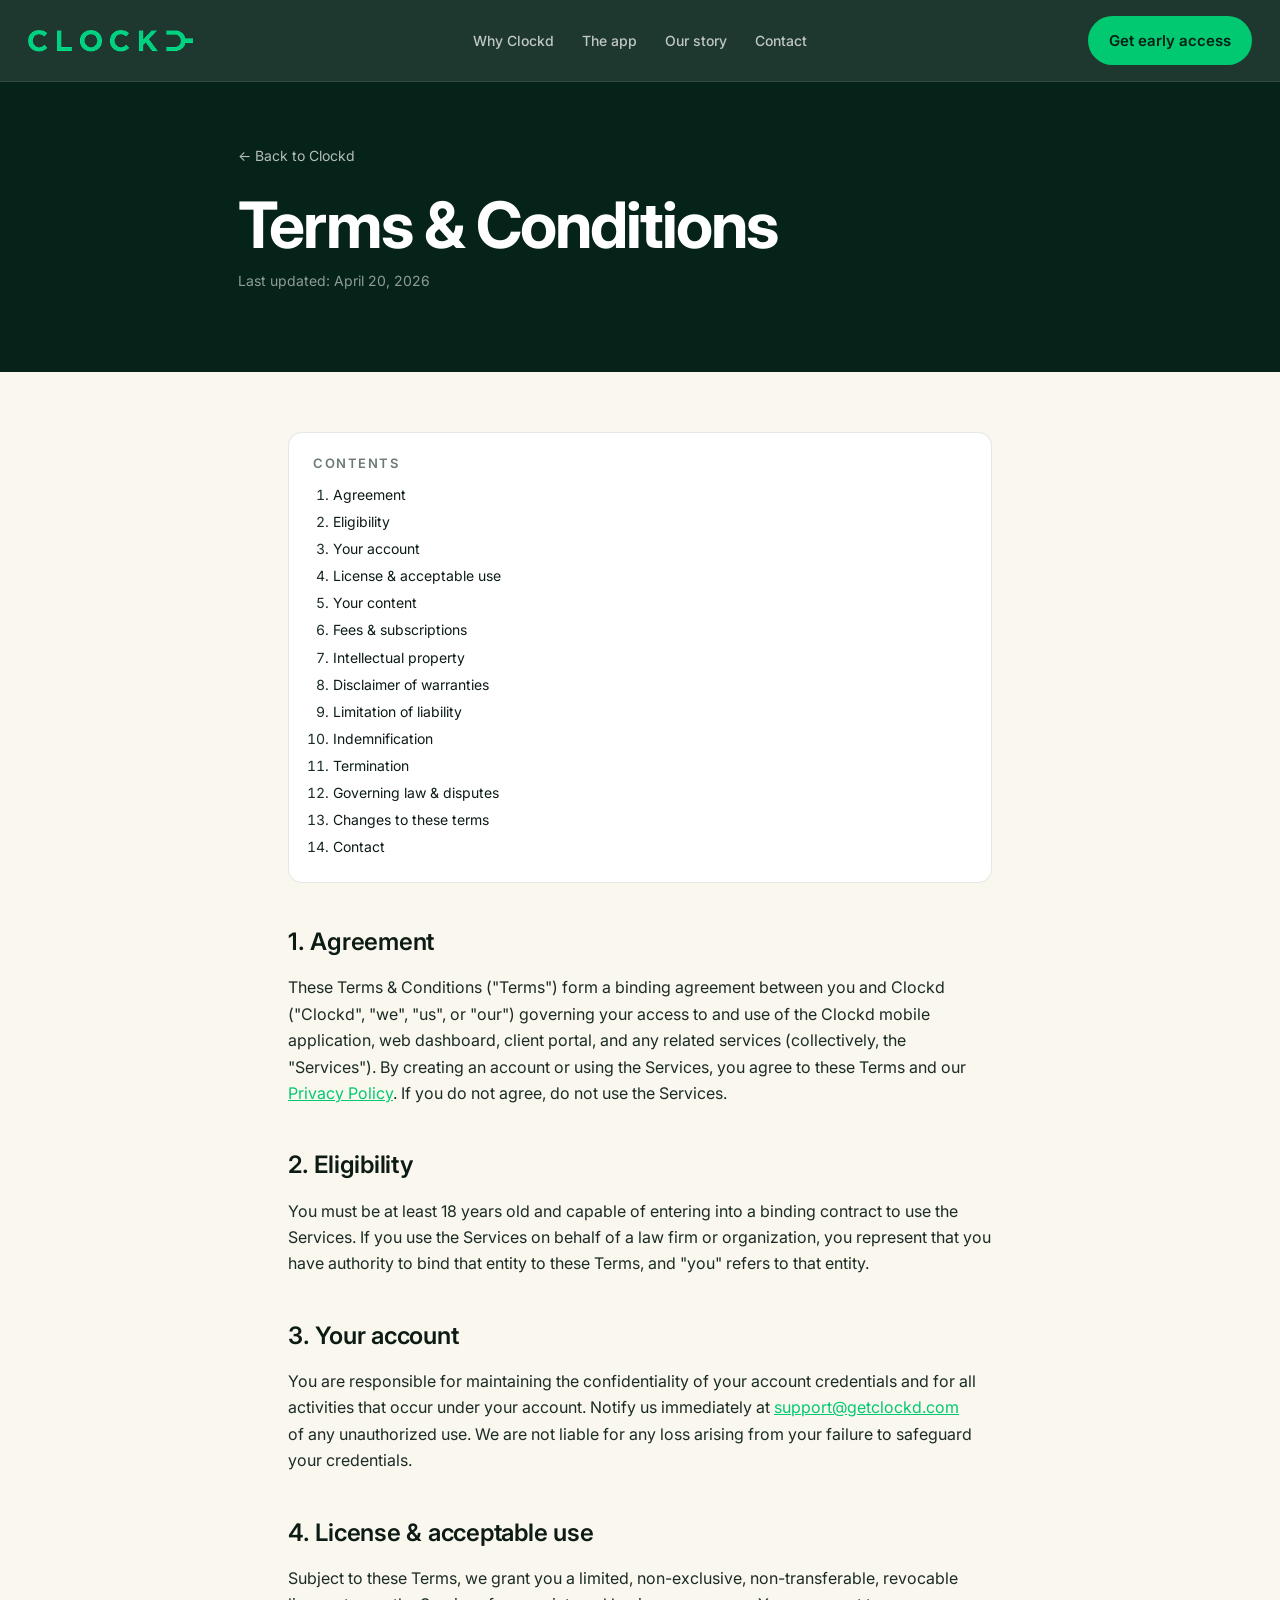
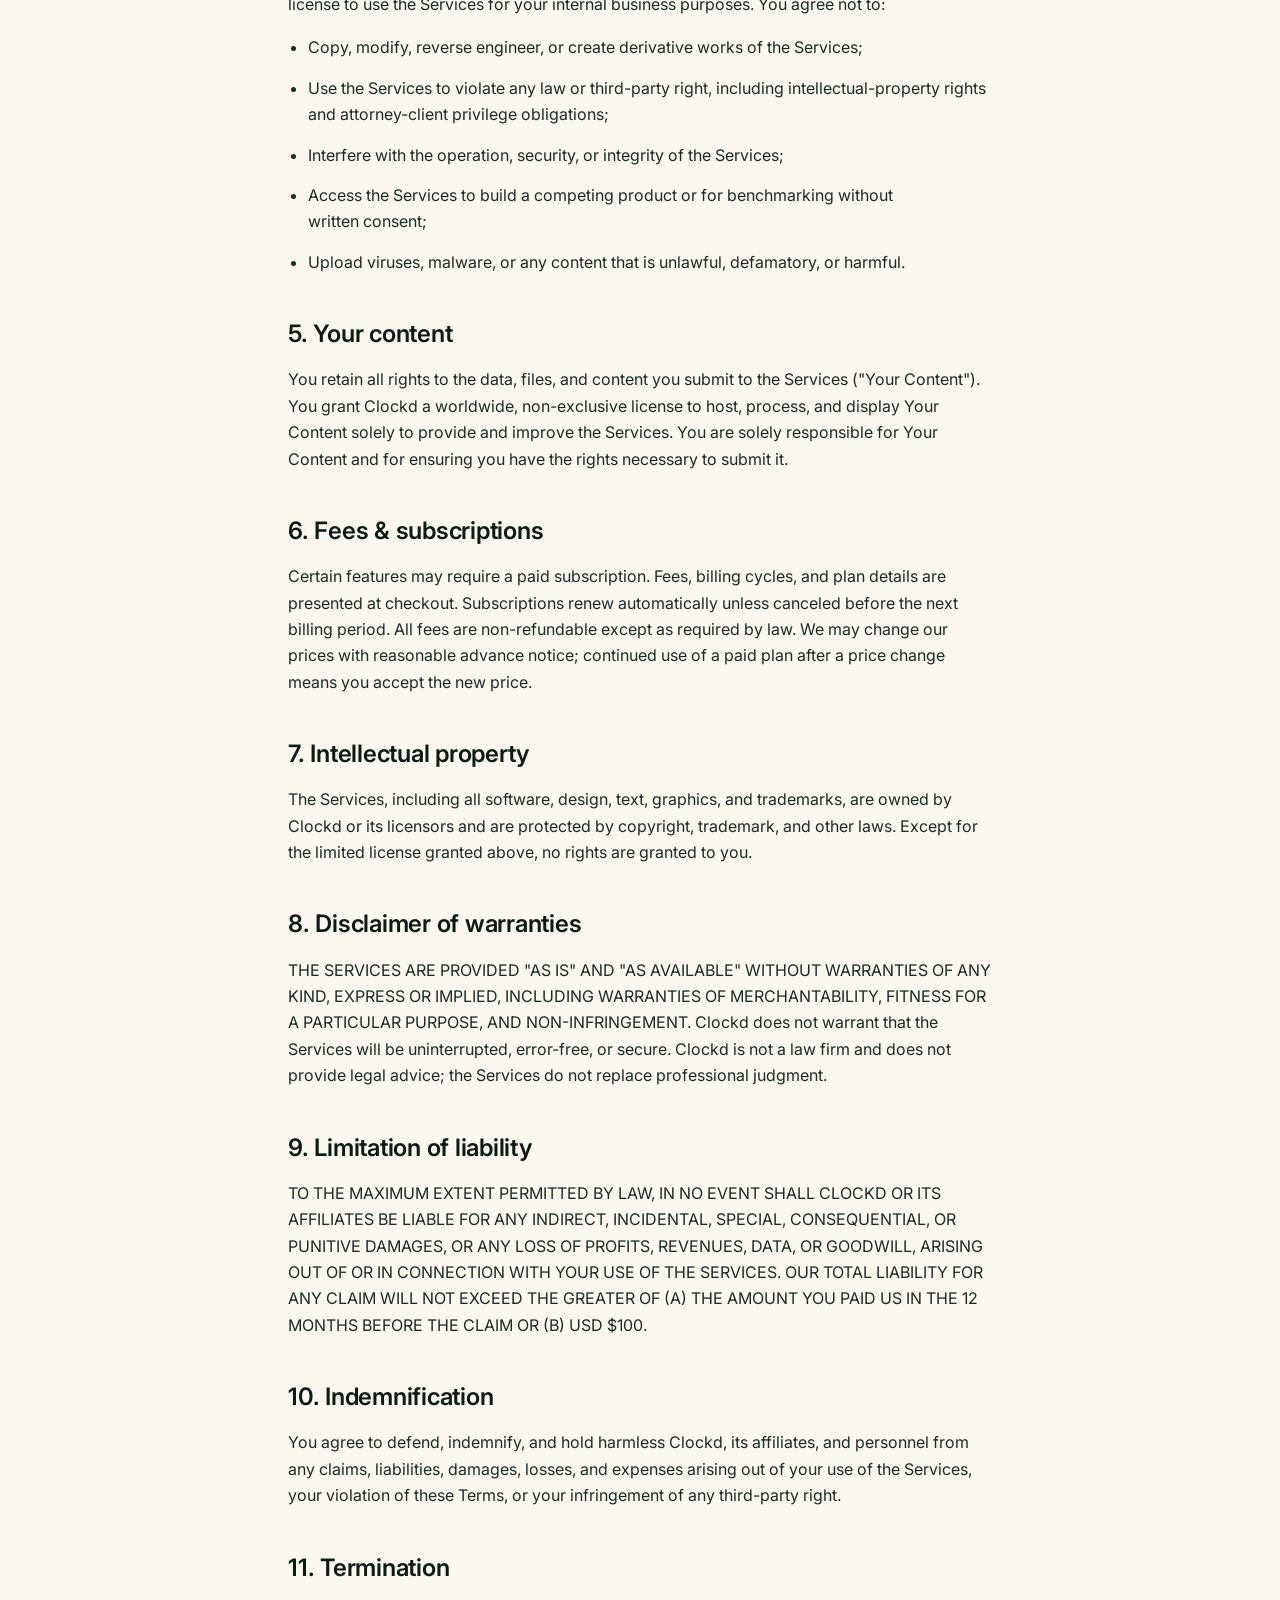
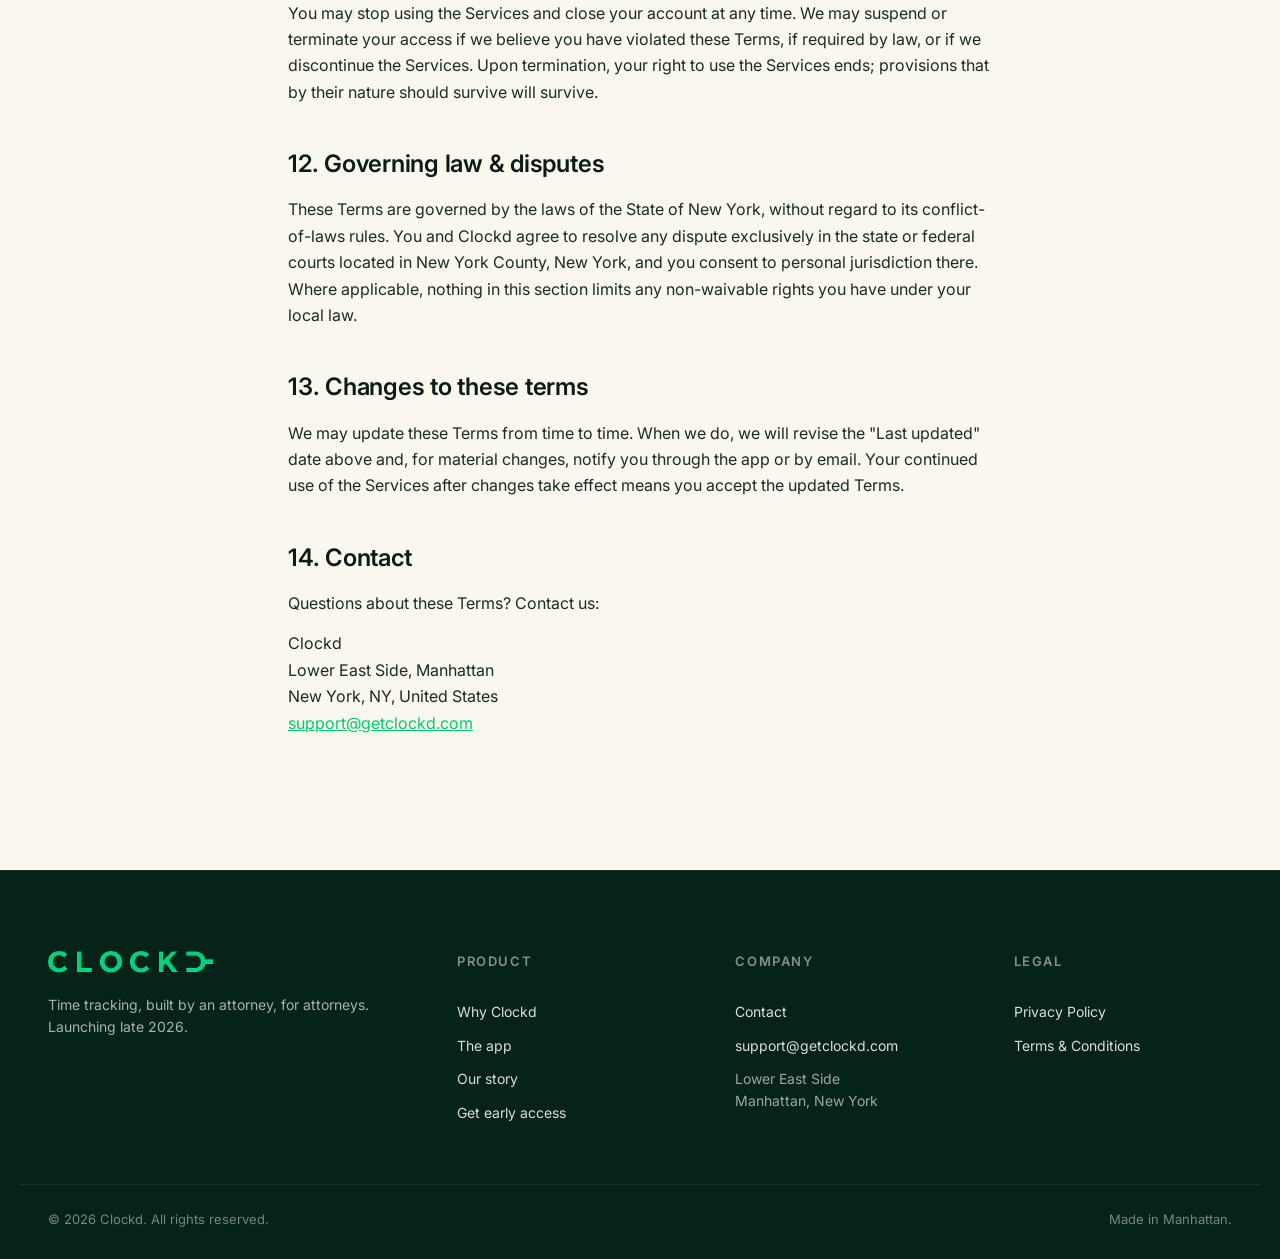
<file: terms.html>
<!doctype html>
<html lang="en">
<head>
<meta charset="utf-8" />
<meta name="viewport" content="width=device-width, initial-scale=1" />
<title>Terms &amp; Conditions · Clockd</title>
<meta name="description" content="The terms that govern your use of Clockd." />
<link rel="icon" href="clockd-logo-green.png" />
<link rel="preconnect" href="https://fonts.googleapis.com" />
<link rel="preconnect" href="https://fonts.gstatic.com" crossorigin />
<link href="https://fonts.googleapis.com/css2?family=Instrument+Serif:ital@0;1&family=Inter:wght@400;500;600;700;800&display=swap" rel="stylesheet" />
<link rel="stylesheet" href="styles.css?v=4" />
</head>
<body class="legal-page">

<header class="nav" id="site-nav">
  <div class="nav-inner">
    <a href="index.html" class="nav-logo" aria-label="Clockd home"><img src="clockd-logo-green.png" alt="Clockd" /></a>
    <nav class="nav-links" aria-label="Primary">
      <a href="index.html#why">Why Clockd</a>
      <a href="index.html#product">The app</a>
      <a href="index.html#story">Our story</a>
      <a href="index.html#contact">Contact</a>
    </nav>
    <div class="nav-cta">
      
      <a href="index.html#notify" class="btn btn-primary">Get early access</a>
    </div>
    <button class="nav-burger" aria-label="Open menu" aria-expanded="false" aria-controls="mobile-menu"><span></span><span></span><span></span></button>
  </div>
  <div class="mobile-menu" id="mobile-menu" hidden>
    <a href="index.html#why">Why Clockd</a>
    <a href="index.html#product">The app</a>
    <a href="index.html#story">Our story</a>
    <a href="index.html#contact">Contact</a>
    <a href="index.html#notify" class="btn btn-primary">Get early access</a>
  </div>
</header>

<section class="legal-head">
  <div class="section-inner">
    <a href="index.html" class="back-link">← Back to Clockd</a>
    <h1>Terms &amp; Conditions</h1>
    <div class="updated">Last updated: April 20, 2026</div>
  </div>
</section>

<main class="legal-body">
  <div class="legal-toc">
    <h3>Contents</h3>
    <ol>
      <li><a href="#agreement">Agreement</a></li>
      <li><a href="#eligibility">Eligibility</a></li>
      <li><a href="#account">Your account</a></li>
      <li><a href="#license">License &amp; acceptable use</a></li>
      <li><a href="#content">Your content</a></li>
      <li><a href="#fees">Fees &amp; subscriptions</a></li>
      <li><a href="#ip">Intellectual property</a></li>
      <li><a href="#disclaimer">Disclaimer of warranties</a></li>
      <li><a href="#liability">Limitation of liability</a></li>
      <li><a href="#indemnity">Indemnification</a></li>
      <li><a href="#termination">Termination</a></li>
      <li><a href="#law">Governing law &amp; disputes</a></li>
      <li><a href="#changes">Changes to these terms</a></li>
      <li><a href="#contact">Contact</a></li>
    </ol>
  </div>

  <h2 id="agreement">1. Agreement</h2>
  <p>These Terms &amp; Conditions ("Terms") form a binding agreement between you and Clockd ("Clockd", "we", "us", or "our") governing your access to and use of the Clockd mobile application, web dashboard, client portal, and any related services (collectively, the "Services"). By creating an account or using the Services, you agree to these Terms and our <a href="privacy.html">Privacy Policy</a>. If you do not agree, do not use the Services.</p>

  <h2 id="eligibility">2. Eligibility</h2>
  <p>You must be at least 18 years old and capable of entering into a binding contract to use the Services. If you use the Services on behalf of a law firm or organization, you represent that you have authority to bind that entity to these Terms, and "you" refers to that entity.</p>

  <h2 id="account">3. Your account</h2>
  <p>You are responsible for maintaining the confidentiality of your account credentials and for all activities that occur under your account. Notify us immediately at <a href="mailto:support@getclockd.com">support@getclockd.com</a> of any unauthorized use. We are not liable for any loss arising from your failure to safeguard your credentials.</p>

  <h2 id="license">4. License &amp; acceptable use</h2>
  <p>Subject to these Terms, we grant you a limited, non-exclusive, non-transferable, revocable license to use the Services for your internal business purposes. You agree not to:</p>
  <ul>
    <li>Copy, modify, reverse engineer, or create derivative works of the Services;</li>
    <li>Use the Services to violate any law or third-party right, including intellectual-property rights and attorney-client privilege obligations;</li>
    <li>Interfere with the operation, security, or integrity of the Services;</li>
    <li>Access the Services to build a competing product or for benchmarking without written consent;</li>
    <li>Upload viruses, malware, or any content that is unlawful, defamatory, or harmful.</li>
  </ul>

  <h2 id="content">5. Your content</h2>
  <p>You retain all rights to the data, files, and content you submit to the Services ("Your Content"). You grant Clockd a worldwide, non-exclusive license to host, process, and display Your Content solely to provide and improve the Services. You are solely responsible for Your Content and for ensuring you have the rights necessary to submit it.</p>

  <h2 id="fees">6. Fees &amp; subscriptions</h2>
  <p>Certain features may require a paid subscription. Fees, billing cycles, and plan details are presented at checkout. Subscriptions renew automatically unless canceled before the next billing period. All fees are non-refundable except as required by law. We may change our prices with reasonable advance notice; continued use of a paid plan after a price change means you accept the new price.</p>

  <h2 id="ip">7. Intellectual property</h2>
  <p>The Services, including all software, design, text, graphics, and trademarks, are owned by Clockd or its licensors and are protected by copyright, trademark, and other laws. Except for the limited license granted above, no rights are granted to you.</p>

  <h2 id="disclaimer">8. Disclaimer of warranties</h2>
  <p>THE SERVICES ARE PROVIDED "AS IS" AND "AS AVAILABLE" WITHOUT WARRANTIES OF ANY KIND, EXPRESS OR IMPLIED, INCLUDING WARRANTIES OF MERCHANTABILITY, FITNESS FOR A PARTICULAR PURPOSE, AND NON-INFRINGEMENT. Clockd does not warrant that the Services will be uninterrupted, error-free, or secure. Clockd is not a law firm and does not provide legal advice; the Services do not replace professional judgment.</p>

  <h2 id="liability">9. Limitation of liability</h2>
  <p>TO THE MAXIMUM EXTENT PERMITTED BY LAW, IN NO EVENT SHALL CLOCKD OR ITS AFFILIATES BE LIABLE FOR ANY INDIRECT, INCIDENTAL, SPECIAL, CONSEQUENTIAL, OR PUNITIVE DAMAGES, OR ANY LOSS OF PROFITS, REVENUES, DATA, OR GOODWILL, ARISING OUT OF OR IN CONNECTION WITH YOUR USE OF THE SERVICES. OUR TOTAL LIABILITY FOR ANY CLAIM WILL NOT EXCEED THE GREATER OF (A) THE AMOUNT YOU PAID US IN THE 12 MONTHS BEFORE THE CLAIM OR (B) USD $100.</p>

  <h2 id="indemnity">10. Indemnification</h2>
  <p>You agree to defend, indemnify, and hold harmless Clockd, its affiliates, and personnel from any claims, liabilities, damages, losses, and expenses arising out of your use of the Services, your violation of these Terms, or your infringement of any third-party right.</p>

  <h2 id="termination">11. Termination</h2>
  <p>You may stop using the Services and close your account at any time. We may suspend or terminate your access if we believe you have violated these Terms, if required by law, or if we discontinue the Services. Upon termination, your right to use the Services ends; provisions that by their nature should survive will survive.</p>

  <h2 id="law">12. Governing law &amp; disputes</h2>
  <p>These Terms are governed by the laws of the State of New York, without regard to its conflict-of-laws rules. You and Clockd agree to resolve any dispute exclusively in the state or federal courts located in New York County, New York, and you consent to personal jurisdiction there. Where applicable, nothing in this section limits any non-waivable rights you have under your local law.</p>

  <h2 id="changes">13. Changes to these terms</h2>
  <p>We may update these Terms from time to time. When we do, we will revise the "Last updated" date above and, for material changes, notify you through the app or by email. Your continued use of the Services after changes take effect means you accept the updated Terms.</p>

  <h2 id="contact">14. Contact</h2>
  <p>Questions about these Terms? Contact us:</p>
  <p>
    Clockd<br/>
    Lower East Side, Manhattan<br/>
    New York, NY, United States<br/>
    <a href="mailto:support@getclockd.com">support@getclockd.com</a>
  </p>
</main>

<footer class="footer">
  <div class="footer-inner">
    <div class="foot-brand">
      <img src="clockd-logo-green.png" alt="Clockd" class="foot-logo"/>
      <p>Time tracking, built by an attorney, for attorneys.<br/>Launching late 2026.</p>
    </div>
    <div class="foot-col">
      <h4>Product</h4>
      <a href="index.html#why">Why Clockd</a>
      <a href="index.html#product">The app</a>
      <a href="index.html#story">Our story</a>
      <a href="index.html#notify">Get early access</a>
    </div>
    <div class="foot-col">
      <h4>Company</h4>
      <a href="index.html#contact">Contact</a>
      <a href="mailto:support@getclockd.com">support@getclockd.com</a>
      <span class="foot-addr">Lower East Side<br/>Manhattan, New York</span>
    </div>
    <div class="foot-col">
      <h4>Legal</h4>
      <a href="privacy.html">Privacy Policy</a>
      <a href="terms.html">Terms &amp; Conditions</a>
    </div>
  </div>
  <div class="foot-base">
    <span>© 2026 Clockd. All rights reserved.</span>
    <span>Made in Manhattan.</span>
  </div>
</footer>

<script src="app.js"></script>
</body>
</html>
</file>
<file: styles.css>
/* ========== Clockd Landing — dark green, warm, human ========== */
:root {
  --green:        #01C971;   /* brand green, roughly */
  --green-bright: #00E67F;
  --green-deep:   #0A3A28;
  --bg:           #06231A;   /* hero dark */
  --bg-2:         #0B2E22;
  --ink:          #0C1B14;
  --ink-soft:     #1A2C24;
  --cream:        #F5F1E8;
  --paper:        #FAF7EF;
  --paper-2:      #F0EBDC;
  --amber:        #F0B42A;
  --gray:         #6B7A72;
  --line:         rgba(255,255,255,.08);
  --line-ink:     rgba(12,27,20,.1);
  --radius:       20px;
  --radius-lg:    28px;
  --radius-sm:    12px;
  --shadow:       0 30px 60px -20px rgba(0,0,0,.4), 0 10px 30px -10px rgba(0,0,0,.3);
}

*, *::before, *::after { box-sizing: border-box; }
html { scroll-behavior: smooth; }
body {
  margin: 0;
  font-family: "Inter", -apple-system, BlinkMacSystemFont, sans-serif;
  font-size: 17px;
  line-height: 1.55;
  color: var(--ink);
  background: var(--paper);
  text-wrap: pretty;
  -webkit-font-smoothing: antialiased;
  overflow-x: hidden;
}
.serif { font-family: "Instrument Serif", serif; font-style: italic; font-weight: 400; }
.sr-only { position: absolute; width: 1px; height: 1px; padding: 0; margin: -1px; overflow: hidden; clip: rect(0,0,0,0); white-space: nowrap; border: 0; }

/* ========== Buttons ========== */
.btn {
  display: inline-flex; align-items: center; justify-content: center; gap: 8px;
  padding: 12px 20px;
  border-radius: 100px;
  font-weight: 600;
  font-size: 15px;
  text-decoration: none;
  cursor: pointer;
  border: 1px solid transparent;
  transition: transform .15s ease, background .15s ease, color .15s ease, border-color .15s ease;
  white-space: nowrap;
  font-family: inherit;
}
.btn:hover { transform: translateY(-1px); }
.btn-primary { background: var(--green); color: #052015; }
.btn-primary:hover { background: var(--green-bright); }
.btn-ghost { background: transparent; color: #fff; border-color: rgba(255,255,255,.2); }
.btn-ghost:hover { background: rgba(255,255,255,.08); }
.btn-lg { padding: 16px 26px; font-size: 16px; }

/* ========== NAV ========== */
.nav {
  position: sticky; top: 0; z-index: 50;
  background: rgba(6,35,26,.9);
  backdrop-filter: blur(14px);
  -webkit-backdrop-filter: blur(14px);
  border-bottom: 1px solid var(--line);
  color: #fff;
}
.nav-inner {
  max-width: 1320px; margin: 0 auto;
  padding: 16px 28px;
  display: grid;
  grid-template-columns: auto 1fr auto;
  align-items: center; gap: 40px;
}
.nav-logo img { display: block; height: 22px; width: auto; }
.nav-links {
  display: flex; gap: 28px; justify-self: center;
}
.nav-links a {
  color: rgba(255,255,255,.72); text-decoration: none; font-size: 14px; font-weight: 500;
  padding: 6px 0;
}
.nav-links a:hover { color: #fff; }
.nav-cta { display: flex; gap: 10px; }
.nav-burger {
  display: none;
  background: none; border: 0; cursor: pointer;
  width: 36px; height: 36px; padding: 8px;
  flex-direction: column; gap: 4px;
}
.nav-burger span { display: block; height: 2px; width: 100%; background: #fff; border-radius: 2px; }
header.nav .mobile-menu, .mobile-menu {
  display: none;
  flex-direction: column; gap: 4px;
  padding: 16px 24px 24px;
  border-top: 1px solid var(--line);
}
header.nav .mobile-menu[hidden], .mobile-menu[hidden] { display: none !important; }
.mobile-menu a { color: #fff; text-decoration: none; padding: 14px 0; font-size: 17px; border-bottom: 1px solid var(--line); }
.mobile-menu .btn { margin-top: 12px; align-self: flex-start; }

/* ========== HERO ========== */
.hero {
  position: relative;
  background: var(--bg);
  color: #fff;
  overflow: hidden;
  padding: 80px 0 120px;
  isolation: isolate;
}
.hero-bg {
  position: absolute; inset: 0; z-index: 0;
  background:
    radial-gradient(ellipse 800px 500px at 85% 30%, rgba(0,230,127,.15), transparent 60%),
    radial-gradient(ellipse 600px 400px at 10% 80%, rgba(0,230,127,.08), transparent 70%),
    linear-gradient(180deg, #062319 0%, #041912 100%);
}
.hero-bg::after {
  content: "";
  position: absolute; inset: 0;
  background-image:
    linear-gradient(rgba(255,255,255,.025) 1px, transparent 1px),
    linear-gradient(90deg, rgba(255,255,255,.025) 1px, transparent 1px);
  background-size: 60px 60px;
  mask-image: radial-gradient(ellipse 80% 70% at 50% 50%, #000 20%, transparent 80%);
  -webkit-mask-image: radial-gradient(ellipse 80% 70% at 50% 50%, #000 20%, transparent 80%);
}
.hero-inner {
  position: relative;
  max-width: 1320px; margin: 0 auto;
  padding: 0 28px;
  display: grid;
  grid-template-columns: 1.1fr 1fr;
  gap: 60px;
  align-items: center;
}
.pill {
  display: inline-flex; align-items: center; gap: 10px;
  padding: 8px 14px;
  border-radius: 100px;
  background: rgba(0,230,127,.1);
  border: 1px solid rgba(0,230,127,.3);
  font-size: 13px;
  font-weight: 500;
  color: var(--green-bright);
  margin-bottom: 26px;
}
.pill-dot { width: 8px; height: 8px; background: var(--green-bright); border-radius: 50%; box-shadow: 0 0 12px var(--green-bright); animation: pulse 2s infinite; }
@keyframes pulse {
  0%, 100% { opacity: 1; }
  50% { opacity: .4; }
}

h1 {
  font-size: clamp(40px, 5vw, 68px);
  line-height: 1.05;
  letter-spacing: -0.03em;
  font-weight: 700;
  margin: 0 0 26px;
  color: #fff;
}
h1 em {
  font-family: "Instrument Serif", serif;
  font-style: italic;
  font-weight: 400;
  color: var(--green-bright);
}
.hero-sub {
  font-size: 19px;
  line-height: 1.55;
  color: rgba(255,255,255,.72);
  max-width: 560px;
  margin: 0 0 36px;
}

.notify {
  display: flex; gap: 10px; flex-wrap: wrap;
  padding: 8px;
  background: rgba(255,255,255,.06);
  border: 1px solid rgba(255,255,255,.1);
  border-radius: 100px;
  max-width: 540px;
  position: relative;
}
.notify input {
  flex: 1; min-width: 200px;
  background: transparent;
  border: 0;
  color: #fff;
  padding: 10px 18px;
  font-size: 15px;
  font-family: inherit;
  outline: none;
}
.notify input::placeholder { color: rgba(255,255,255,.45); }
.notify .btn-primary { flex-shrink: 0; }
.notify-note {
  position: absolute;
  bottom: -26px; left: 20px;
  font-size: 12px;
  color: rgba(255,255,255,.5);
}
.notify-note.success { color: var(--green-bright); }

.store-badges {
  display: flex; gap: 12px; margin-top: 56px; flex-wrap: wrap;
}
.store-badge {
  display: inline-flex; align-items: center; gap: 10px;
  padding: 10px 20px 10px 16px;
  border: 1px solid rgba(255,255,255,.2);
  border-radius: 12px;
  text-decoration: none;
  color: #fff;
  background: rgba(255,255,255,.04);
  transition: background .15s ease, border-color .15s ease;
}
.store-badge:hover { background: rgba(255,255,255,.08); border-color: rgba(255,255,255,.35); }
.store-badge svg { width: 26px; height: 26px; flex-shrink: 0; }
.store-badge-text { display: flex; flex-direction: column; line-height: 1.15; text-align: left; }
.store-badge-text .tiny { font-size: 10px; text-transform: uppercase; letter-spacing: .1em; color: rgba(255,255,255,.6); }
.store-badge-text .big { font-size: 15px; font-weight: 600; }
.store-badge-light {
  background: var(--bg);
  color: #fff;
  border-color: var(--bg);
}
.store-badge-light:hover { background: var(--ink); border-color: var(--ink); }

/* ========== HERO PHONES ========== */
.hero-phones {
  position: relative;
  height: 620px;
  perspective: 1200px;
}
.phone {
  position: absolute;
  width: 300px;
  aspect-ratio: 9/19.5;
  background: #0a0f0d;
  border: 2px solid #1a1f1d;
  border-radius: 42px;
  padding: 8px;
  box-shadow: 0 40px 80px -20px rgba(0,0,0,.6), 0 0 0 1px rgba(0,0,0,.2);
}
.phone::before {
  content: "";
  position: absolute;
  top: 16px; left: 50%; transform: translateX(-50%);
  width: 100px; height: 28px;
  background: #000;
  border-radius: 14px;
  z-index: 2;
}
.phone-screen {
  width: 100%; height: 100%;
  border-radius: 36px;
  background: var(--bg);
  overflow: hidden;
  position: relative;
  color: #fff;
  display: flex; flex-direction: column;
}
.phone-back {
  top: 20px; right: 80px;
  transform: rotate(3deg);
  z-index: 1;
}
.phone-front {
  top: 100px; left: 100px;
  z-index: 2;
  transform: rotate(-2deg);
}

/* Phone common */
.sbar {
  display: flex; justify-content: space-between; align-items: center;
  padding: 14px 22px 6px;
  font-size: 13px; font-weight: 600;
  color: #fff;
}
.sbar-right { display: inline-flex; gap: 5px; align-items: center; }
.sbar-right svg { width: 16px; height: 11px; fill: #fff; }
.sbar-right svg[viewBox="0 0 22 10"] { width: 22px; }

/* Activity list phone */
.p-head { padding: 12px 16px 4px; }
.p-head-top { display: flex; justify-content: space-between; align-items: center; font-size: 14px; color: rgba(255,255,255,.7); margin-bottom: 12px;}
.p-search { font-size: 16px; }
.p-tabs { display: flex; gap: 6px; margin-bottom: 14px; }
.p-tabs span {
  padding: 5px 10px;
  border-radius: 100px;
  font-size: 10.5px;
  background: rgba(255,255,255,.08);
  color: rgba(255,255,255,.7);
  white-space: nowrap;
}
.p-tabs span.on { background: var(--green); color: #052015; font-weight: 600; }
.p-date-row { display: flex; justify-content: space-between; font-size: 11.5px; color: rgba(255,255,255,.55); padding: 4px 0; border-bottom: 1px solid rgba(255,255,255,.08); margin-bottom: 10px;}
.p-total { color: var(--green-bright); font-weight: 600; }

.entry {
  display: flex; gap: 10px; align-items: center;
  margin: 6px 12px;
  padding: 10px;
  background: rgba(255,255,255,.05);
  border-radius: 14px;
  position: relative;
  overflow: hidden;
}
.entry-icon {
  width: 34px; height: 34px; border-radius: 8px;
  background: var(--green);
  display: flex; align-items: center; justify-content: center;
  flex-shrink: 0;
}
.entry-icon svg { width: 18px; height: 18px; color: #052015; }
.entry-icon-phone { background: #fff; }
.entry-icon-phone svg { color: var(--green-deep); }
.entry-icon-matter { background: rgba(255,255,255,.1); }
.entry-icon-matter svg { color: var(--green-bright); }
.entry-body { flex: 1; min-width: 0; }
.entry-title { font-size: 12px; font-weight: 600; color: #fff; }
.entry-sub { font-size: 10.5px; color: rgba(255,255,255,.55); margin-top: 2px; }
.entry-tags { display: flex; gap: 4px; margin-top: 6px; }
.tag {
  padding: 2px 8px;
  border-radius: 100px;
  font-size: 9px;
  font-weight: 600;
  background: rgba(0,230,127,.15);
  color: var(--green-bright);
  text-transform: none;
}
.tag-amber { background: rgba(240,180,42,.2); color: var(--amber); }
.tag-gray { background: rgba(255,255,255,.1); color: rgba(255,255,255,.7); }
.tag-green { background: var(--green); color: #052015; }
.entry-right { text-align: right; }
.entry-hrs { font-size: 12px; font-weight: 700; color: #fff; }
.entry-hrs small { font-size: 8px; color: rgba(255,255,255,.55); font-weight: 500; }
.entry-time { font-size: 9.5px; color: rgba(255,255,255,.45); margin-top: 2px; }

.entry-swipe { background: rgba(0,230,127,.12); }
.swipe-confirm {
  display: flex; align-items: center; gap: 6px;
  padding: 10px 14px;
  background: var(--green);
  color: #052015;
  font-weight: 700;
  font-size: 12px;
  border-radius: 10px;
  margin-right: 10px;
}
.swipe-confirm svg { width: 14px; height: 14px; color: #052015; }

.date-divider { font-size: 11px; color: rgba(255,255,255,.55); padding: 10px 16px 4px; }

.p-nav {
  margin-top: auto;
  display: flex; justify-content: space-around; align-items: center;
  padding: 10px 10px 24px;
  background: rgba(255,255,255,.04);
  border-top: 1px solid rgba(255,255,255,.05);
  position: relative;
}
.p-nav-item {
  display: flex; flex-direction: column; align-items: center; gap: 3px;
  font-size: 9px; color: rgba(255,255,255,.5);
}
.p-nav-item.on { color: var(--green-bright); }
.p-nav-item svg { width: 18px; height: 18px; }
.p-nav-fab {
  background: var(--green);
  width: 46px; height: 46px;
  border-radius: 50%;
  margin-top: -18px;
  box-shadow: 0 10px 24px rgba(0,230,127,.4);
}
.p-nav-fab svg { color: #052015; width: 22px; height: 22px; }

/* Timer phone */
.phone-screen-timer {
  background: var(--bg);
}
.timer-wrap {
  flex: 1;
  display: flex; flex-direction: column;
  align-items: center;
  padding: 40px 20px 20px;
  text-align: center;
}
.avatar-lg {
  width: 84px; height: 84px; border-radius: 50%;
  background: rgba(0,230,127,.15);
  border: 2px solid var(--green);
  display: flex; align-items: center; justify-content: center;
  font-size: 26px; font-weight: 600;
  color: var(--green-bright);
  margin-bottom: 14px;
}
.timer-name { font-size: 18px; font-weight: 600; color: #fff; margin-bottom: 2px;}
.timer-matter {
  font-family: "Instrument Serif", serif; font-style: italic;
  font-size: 14px; color: rgba(255,255,255,.65); margin-bottom: 28px;
}
.timer-count {
  font-size: 40px;
  font-weight: 700;
  color: var(--green-bright);
  font-variant-numeric: tabular-nums;
  letter-spacing: 0.02em;
  margin-bottom: 24px;
  text-shadow: 0 0 24px rgba(0,230,127,.4);
}
.timer-toggle {
  display: inline-flex; align-items: center; gap: 10px;
  font-size: 12px; color: rgba(255,255,255,.65);
}
.switch {
  width: 28px; height: 16px;
  border-radius: 100px;
  background: rgba(255,255,255,.1);
  border: 1px solid rgba(255,255,255,.2);
  position: relative;
}
.switch span {
  width: 12px; height: 12px; border-radius: 50%;
  background: rgba(255,255,255,.5);
  position: absolute; top: 1px; left: 1px;
}
.call-controls {
  display: flex; justify-content: center; gap: 24px;
  padding: 0 20px 40px;
}
.call-btn {
  width: 50px; height: 50px;
  border-radius: 50%;
  border: 0;
  background: rgba(255,255,255,.1);
  color: #fff;
  display: flex; align-items: center; justify-content: center;
  cursor: pointer;
}
.call-btn svg { width: 22px; height: 22px; }
.call-end { background: #E55039; width: 58px; height: 58px; }

/* ========== LOGOS STRIP ========== */
.logos {
  background: var(--paper);
  padding: 48px 28px;
  text-align: center;
}
.logos-label {
  font-size: 13px;
  text-transform: uppercase;
  letter-spacing: 0.12em;
  color: var(--gray);
  margin: 0 0 20px;
}
.logos-row {
  display: flex; justify-content: center; flex-wrap: wrap; gap: 32px 56px;
  font-family: "Instrument Serif", serif;
  font-style: italic;
  font-size: 22px;
  color: var(--gray);
  opacity: .7;
}

/* ========== SECTIONS ========== */
.section-inner {
  max-width: 1240px; margin: 0 auto;
  padding: 0 28px;
}
.eyebrow {
  display: inline-block;
  font-size: 13px;
  text-transform: uppercase;
  letter-spacing: 0.18em;
  color: var(--green);
  font-weight: 600;
  margin-bottom: 20px;
}
.eyebrow-light { color: var(--green-bright); }
.h2 {
  font-size: clamp(32px, 4vw, 52px);
  line-height: 1.08;
  letter-spacing: -0.025em;
  font-weight: 700;
  margin: 0 0 24px;
  max-width: 900px;
}
.h2-em { font-family: "Instrument Serif", serif; font-style: italic; font-weight: 400; color: var(--green); }
.h2-light { color: #fff; }
.h2-light .h2-em { color: var(--green-bright); }
.section-sub {
  font-size: 19px; line-height: 1.55;
  color: var(--gray);
  max-width: 680px;
  margin: 0 0 56px;
}

/* ========== WHY ========== */
.why {
  background: var(--paper);
  padding: 120px 0;
  border-top: 1px solid var(--line-ink);
}
.why-grid {
  display: grid;
  grid-template-columns: repeat(6, 1fr);
  gap: 20px;
}
.why-card {
  background: #fff;
  border: 1px solid var(--line-ink);
  border-radius: var(--radius);
  padding: 28px;
  grid-column: span 2;
}
.why-card-hero {
  grid-column: span 3;
  grid-row: span 2;
  background: var(--ink);
  color: #fff;
  border-color: transparent;
  display: flex; flex-direction: column;
  padding: 32px;
}
.why-card-hero h3 { color: #fff; }
.why-card-hero p { color: rgba(255,255,255,.7); }
.why-card:nth-child(2), .why-card:nth-child(3) { grid-column: span 3; }
.why-card:nth-child(4), .why-card:nth-child(5), .why-card:nth-child(6) { grid-column: span 2; }

.why-card h3 {
  font-size: 22px;
  line-height: 1.2;
  letter-spacing: -0.01em;
  font-weight: 600;
  margin: 20px 0 8px;
}
.why-card p {
  font-size: 15px;
  line-height: 1.55;
  color: var(--gray);
  margin: 0;
}
.why-icon {
  width: 44px; height: 44px;
  border-radius: 12px;
  background: rgba(0,201,113,.1);
  color: var(--green);
  display: flex; align-items: center; justify-content: center;
}
.why-icon svg { width: 22px; height: 22px; }
.why-card-art {
  flex: 1;
  display: flex; align-items: center; justify-content: center;
  min-height: 200px;
  margin-bottom: 16px;
  background: linear-gradient(180deg, #102E23, #061E15);
  border-radius: var(--radius-sm);
  padding: 36px 24px;
  position: relative;
  overflow: hidden;
}
.why-card-art::before {
  content: "";
  position: absolute; inset: 0;
  background-image: radial-gradient(circle at 30% 30%, rgba(0,230,127,.15), transparent 50%);
}
.mini-timer {
  position: relative;
  text-align: center;
  color: #fff;
}
.mini-timer-time {
  font-size: 42px; font-weight: 700;
  color: var(--green-bright);
  font-variant-numeric: tabular-nums;
  text-shadow: 0 0 20px rgba(0,230,127,.35);
  letter-spacing: 0.02em;
}
.mini-timer-matter {
  font-family: "Instrument Serif", serif; font-style: italic;
  font-size: 14px; color: rgba(255,255,255,.7); margin-top: 6px;
}
.mini-timer-bar {
  width: 200px; height: 4px; border-radius: 100px;
  background: rgba(255,255,255,.1);
  margin: 14px auto 0;
  overflow: hidden;
}
.mini-timer-bar > div {
  width: 64%;
  height: 100%;
  background: var(--green-bright);
  border-radius: 100px;
  animation: progress 3s ease-in-out infinite alternate;
}
@keyframes progress {
  from { width: 40%; } to { width: 78%; }
}

/* ========== PRODUCT SHOWCASE ========== */
.product {
  background: var(--bg);
  color: #fff;
  padding: 140px 0;
  position: relative;
  overflow: hidden;
}
.product::before {
  content: "";
  position: absolute; inset: 0;
  background:
    radial-gradient(ellipse 1000px 600px at 90% 10%, rgba(0,230,127,.08), transparent 60%);
  pointer-events: none;
}
.product .section-inner { position: relative; }
.showcase {
  display: grid;
  grid-template-columns: 1fr 1fr;
  gap: 80px;
  align-items: center;
  padding: 100px 0;
  border-top: 1px solid rgba(255,255,255,.08);
}
.showcase:first-of-type { border-top: 0; padding-top: 80px; }
.showcase-reverse .showcase-copy { order: 2; }
.showcase-reverse .showcase-art { order: 1; }
.step {
  font-size: 13px;
  text-transform: uppercase;
  letter-spacing: 0.14em;
  color: var(--green-bright);
  font-weight: 600;
  margin-bottom: 16px;
}
.h3-light {
  font-size: clamp(26px, 2.8vw, 36px);
  line-height: 1.15;
  letter-spacing: -0.02em;
  font-weight: 600;
  color: #fff;
  margin: 0 0 20px;
}
.p-light { color: rgba(255,255,255,.7); font-size: 17px; line-height: 1.55; margin: 0 0 24px; }
.feature-list { list-style: none; padding: 0; margin: 0; }
.feature-list li {
  padding: 10px 0 10px 28px;
  position: relative;
  color: rgba(255,255,255,.85);
  font-size: 15px;
  border-top: 1px solid rgba(255,255,255,.06);
}
.feature-list li:first-child { border-top: 0; }
.feature-list li::before {
  content: "";
  position: absolute; left: 0; top: 16px;
  width: 14px; height: 14px; border-radius: 50%;
  background: var(--green);
  background-image:
    linear-gradient(45deg, transparent 40%, #052015 40%, #052015 46%, transparent 46%, transparent 54%, #052015 54%, #052015 60%, transparent 60%);
}
.feature-list li::before {
  background: var(--green);
  display: flex; align-items: center; justify-content: center;
}
.showcase-art { display: flex; justify-content: center; align-items: center; }
.phone-standalone {
  position: static;
  transform: none;
  width: 320px;
  box-shadow: 0 50px 100px -30px rgba(0,0,0,.7);
}

/* Browser mockup */
.browser {
  width: 100%; max-width: 600px;
  background: #fff;
  border-radius: 14px;
  overflow: hidden;
  box-shadow: 0 40px 80px -30px rgba(0,0,0,.6), 0 20px 40px -20px rgba(0,0,0,.3);
  color: var(--ink);
}
.browser-small { max-width: 440px; }
.browser-bar {
  display: flex; align-items: center; gap: 8px;
  padding: 10px 14px;
  background: #E8E4DA;
  border-bottom: 1px solid rgba(0,0,0,.06);
}
.dot { width: 11px; height: 11px; border-radius: 50%; }
.dot.r { background: #ED6B5F; } .dot.y { background: #F5BF4F; } .dot.g { background: #61C554; }
.browser-url {
  flex: 1;
  margin-left: 8px;
  padding: 4px 10px;
  background: rgba(255,255,255,.8);
  border-radius: 6px;
  font-size: 12px;
  color: var(--gray);
  text-align: center;
}
.browser-body {
  display: grid;
  grid-template-columns: 180px 1fr;
  min-height: 360px;
}
.browser-body-portal { display: block; padding: 20px; min-height: 0; }
.dash-side {
  background: var(--paper-2);
  padding: 20px 14px;
  border-right: 1px solid rgba(0,0,0,.06);
}
.dash-side-logo { height: 14px; width: auto; margin-bottom: 20px; filter: brightness(.2); }
.dash-side-logo { filter: none; }
.dash-nav { display: flex; flex-direction: column; gap: 2px; }
.dash-nav-item {
  padding: 8px 12px;
  border-radius: 8px;
  font-size: 13px;
  color: var(--gray);
  cursor: default;
}
.dash-nav-item.on { background: #fff; color: var(--ink); font-weight: 600; }
.dash-main { padding: 20px; }
.dash-top { display: flex; justify-content: space-between; align-items: flex-start; margin-bottom: 20px; }
.dash-h { font-size: 18px; font-weight: 700; letter-spacing: -0.01em; }
.dash-sub { font-size: 12px; color: var(--gray); margin-top: 2px; }
.dash-new { background: var(--green); color: #052015; padding: 6px 14px; border-radius: 8px; font-size: 12px; font-weight: 600; }
.dash-stats { display: grid; grid-template-columns: repeat(4, 1fr); gap: 8px; margin-bottom: 20px; }
.dash-stat { background: var(--paper); border-radius: 8px; padding: 10px; }
.dash-stat-v { font-size: 16px; font-weight: 700; letter-spacing: -0.01em; }
.dash-stat-v small { font-size: 10px; color: var(--gray); font-weight: 500; }
.dash-stat-k { font-size: 10px; color: var(--gray); margin-top: 2px; }
.dash-stat-d { font-size: 10px; margin-top: 4px; font-weight: 600; }
.dash-stat-d.up { color: var(--green); }
.dash-chart { background: var(--paper); border-radius: 8px; padding: 14px; }
.chart-title { font-size: 12px; font-weight: 600; color: var(--gray); margin-bottom: 10px; }
.chart-bars { display: flex; gap: 8px; align-items: flex-end; height: 90px; }
.chart-bars > div {
  flex: 1; height: var(--h);
  background: linear-gradient(180deg, var(--green-bright), var(--green));
  border-radius: 4px;
  min-height: 8px;
}
.chart-x { display: flex; gap: 8px; margin-top: 6px; font-size: 10px; color: var(--gray); }
.chart-x span { flex: 1; text-align: center; }

/* Portal */
.portal-head { display: flex; justify-content: space-between; align-items: flex-start; padding-bottom: 14px; border-bottom: 1px solid var(--line-ink); margin-bottom: 14px; }
.portal-client { font-size: 16px; font-weight: 700; }
.portal-matter { font-family: "Instrument Serif", serif; font-style: italic; font-size: 13px; color: var(--gray); margin-top: 2px; }
.portal-tot { font-size: 22px; font-weight: 700; color: var(--green); letter-spacing: -0.01em; }
.portal-tot small { color: var(--gray); font-weight: 500; font-size: 14px; }
.portal-row { display: flex; align-items: center; gap: 10px; padding: 10px 0; border-bottom: 1px solid var(--line-ink); font-size: 13px; }
.portal-row > div { flex: 1; }
.portal-row small { font-size: 11px; color: var(--gray); }
.portal-row .portal-amt { font-weight: 600; }
.dot-g { width: 8px; height: 8px; border-radius: 50%; background: var(--green); flex-shrink: 0; }
.dot-y { width: 8px; height: 8px; border-radius: 50%; background: var(--amber); flex-shrink: 0; }
.portal-btn {
  width: 100%;
  margin-top: 14px;
  background: var(--ink);
  color: #fff;
  border: 0;
  padding: 12px;
  border-radius: 10px;
  font-weight: 600;
  font-size: 13px;
  cursor: pointer;
  font-family: inherit;
}

/* ========== STORY ========== */
.story {
  background: var(--paper);
  padding: 140px 0;
  border-top: 1px solid var(--line-ink);
}
.story-inner {
  display: grid;
  grid-template-columns: 1fr 1.3fr;
  gap: 80px;
  align-items: center;
}
.story-photo {
  position: relative;
  aspect-ratio: 1/1;
  border-radius: var(--radius-lg);
  overflow: hidden;
  background: var(--green-deep);
  max-width: 440px;
  margin: 0 auto;
}
.photo-real {
  width: 100%; height: 100%;
  object-fit: cover; object-position: 55% center;
  display: block;
}
.photo-tag {
  position: absolute; bottom: 20px; left: 20px;
  background: rgba(6,35,26,.85);
  backdrop-filter: blur(10px);
  padding: 14px 18px;
  border-radius: 14px;
  color: #fff;
  display: flex; flex-direction: column;
}
.photo-tag strong { font-size: 16px; }
.photo-tag span { font-size: 13px; color: rgba(255,255,255,.7); margin-top: 2px; }
.story-copy p {
  font-size: 18px; line-height: 1.6;
  color: var(--ink-soft);
  margin: 0 0 16px;
  max-width: 560px;
}
.story-copy h2 { margin-bottom: 28px; }
.story-copy .serif { font-size: 1.2em; color: var(--green); line-height: 0; position: relative; top: .15em; }

/* ========== TESTIMONIALS ========== */
.testimonials {
  background: var(--paper-2);
  padding: 120px 0;
}
.t-grid {
  display: grid;
  grid-template-columns: repeat(3, 1fr);
  gap: 24px;
  margin-top: 56px;
}
.t-card {
  background: #fff;
  border-radius: var(--radius);
  padding: 32px;
  margin: 0;
  border: 1px solid var(--line-ink);
}
.t-card blockquote {
  margin: 0 0 24px;
  font-size: 20px;
  line-height: 1.4;
  font-family: "Instrument Serif", serif;
  color: var(--ink);
  letter-spacing: -0.01em;
}
.t-card blockquote::before { content: "\201C"; color: var(--green); font-size: 1.2em; }
.t-card blockquote::after { content: "\201D"; color: var(--green); font-size: 1.2em; }
.t-who { font-size: 14px; font-weight: 600; }
.t-firm { font-size: 13px; color: var(--gray); margin-top: 2px; }

/* ========== CTA ========== */
.cta {
  background: var(--ink);
  color: #fff;
  padding: 120px 0;
  text-align: center;
}
.cta-inner { max-width: 720px; margin: 0 auto; padding: 0 28px; }
.cta-h {
  font-size: clamp(36px, 4.5vw, 60px);
  line-height: 1.05;
  letter-spacing: -0.025em;
  font-weight: 700;
  margin: 0 0 18px;
  color: #fff;
}
.cta-h .h2-em { color: var(--green-bright); }
.cta p { font-size: 18px; color: rgba(255,255,255,.7); margin: 0 0 32px; }
.notify-big { max-width: 100%; margin: 0 auto; }
.notify-big input { font-size: 16px; }
.cta-badges { display: flex; gap: 12px; justify-content: center; margin-top: 32px; flex-wrap: wrap; }

/* ========== CONTACT ========== */
.contact {
  background: var(--paper);
  padding: 120px 0;
  border-top: 1px solid var(--line-ink);
}
.contact-inner {
  display: grid;
  grid-template-columns: 1fr 1.1fr;
  gap: 80px;
  align-items: flex-start;
}
.contact-copy p { color: var(--gray); font-size: 17px; line-height: 1.55; margin: 0 0 36px; max-width: 440px; }
.contact-facts { display: flex; flex-direction: column; gap: 20px; }
.contact-facts .cf-k {
  font-size: 12px; text-transform: uppercase; letter-spacing: 0.12em; color: var(--gray); margin-bottom: 4px;
}
.contact-facts .cf-v { font-size: 16px; color: var(--ink); font-weight: 500; text-decoration: none; }
a.cf-v:hover { color: var(--green); }

.contact-form {
  display: flex; flex-direction: column; gap: 18px;
  background: #fff;
  padding: 36px;
  border-radius: var(--radius);
  border: 1px solid var(--line-ink);
}
.contact-form .row { display: grid; grid-template-columns: 1fr 1fr; gap: 14px; }
.contact-form label { display: flex; flex-direction: column; gap: 6px; }
.contact-form label span { font-size: 13px; font-weight: 600; color: var(--ink); }
.contact-form input,
.contact-form textarea {
  padding: 12px 14px;
  border: 1px solid var(--line-ink);
  border-radius: 10px;
  font-family: inherit;
  font-size: 15px;
  background: var(--paper);
  outline: none;
  transition: border-color .15s ease, background .15s ease;
  resize: vertical;
  color: var(--ink);
}
.contact-form input:focus,
.contact-form textarea:focus {
  border-color: var(--green); background: #fff;
}
.form-note { font-size: 13px; color: var(--green); min-height: 1.2em; }

/* ========== FOOTER ========== */
.footer {
  background: var(--bg);
  color: #fff;
  padding: 80px 0 30px;
  border-top: 1px solid var(--line);
}
.footer-inner {
  max-width: 1240px; margin: 0 auto;
  padding: 0 28px;
  display: grid;
  grid-template-columns: 1.6fr 1fr 1fr 1fr;
  gap: 60px;
}
.foot-brand p { color: rgba(255,255,255,.65); font-size: 14px; line-height: 1.55; max-width: 340px; margin: 14px 0 24px; }
.foot-logo { height: 22px; }
.foot-badges { display: flex; gap: 10px; flex-wrap: wrap; }
.store-badge-sm { padding: 8px 14px 8px 12px; }
.store-badge-sm svg { width: 20px; height: 20px; }
.store-badge-sm .big { font-size: 13px; }
.foot-col h4 {
  font-size: 13px; text-transform: uppercase; letter-spacing: 0.12em; font-weight: 600;
  color: rgba(255,255,255,.5); margin: 0 0 18px;
}
.foot-col { display: flex; flex-direction: column; gap: 12px; }
.foot-col a {
  color: rgba(255,255,255,.85); text-decoration: none; font-size: 14px;
}
.foot-col a:hover { color: var(--green-bright); }
.foot-addr { color: rgba(255,255,255,.6); font-size: 14px; }
.foot-base {
  max-width: 1240px; margin: 60px auto 0;
  padding: 24px 28px 0;
  border-top: 1px solid var(--line);
  display: flex; justify-content: space-between;
  color: rgba(255,255,255,.45);
  font-size: 13px;
}

/* ========== RESPONSIVE ========== */
.desk-only { display: inline; }
@media (max-width: 960px) {
  .nav-links, .nav-cta { display: none; }
  .nav-burger { display: flex; }
  .nav-inner { grid-template-columns: auto 1fr; }
  .mobile-menu.open:not([hidden]) { display: flex; }

  .hero { padding: 48px 0 80px; }
  .hero-inner { grid-template-columns: 1fr; gap: 50px; }
  .hero-phones { height: 560px; max-width: 400px; margin: 0 auto; width: 100%; }
  .phone-back { right: 40px; top: 0; }
  .phone-front { left: 20px; top: 80px; }
  .desk-only { display: none; }

  .why { padding: 80px 0; }
  .why-grid { grid-template-columns: 1fr; }
  .why-card,
  .why-card-hero,
  .why-card:nth-child(2),
  .why-card:nth-child(3),
  .why-card:nth-child(4),
  .why-card:nth-child(5),
  .why-card:nth-child(6) { grid-column: span 1; grid-row: auto; }
  .why-card-art { min-height: 160px; padding: 24px; }

  .product { padding: 80px 0; }
  .showcase { grid-template-columns: 1fr; gap: 48px; padding: 60px 0; }
  .showcase-reverse .showcase-copy { order: initial; }
  .showcase-reverse .showcase-art { order: initial; }

  .story { padding: 80px 0; }
  .story-inner { grid-template-columns: 1fr; gap: 40px; }
  .story-photo { max-width: 320px; }

  .testimonials { padding: 80px 0; }
  .t-grid { grid-template-columns: 1fr; gap: 16px; margin-top: 40px; }

  .cta { padding: 80px 0; }

  .contact { padding: 80px 0; }
  .contact-inner { grid-template-columns: 1fr; gap: 40px; }

  .footer-inner { grid-template-columns: 1fr 1fr; gap: 40px; }
  .foot-brand { grid-column: span 2; }
  .foot-base { flex-direction: column; gap: 12px; text-align: center; }
}
@media (max-width: 560px) {
  body { font-size: 16px; }
  .hero-inner { padding: 0 20px; }
  .section-inner { padding: 0 20px; }
  h1 br { display: none; }
  .hero-phones { height: 520px; }
  .phone { width: 260px; }
  .phone-back { right: 20px; }
  .phone-front { left: 10px; top: 60px; }
  .notify { border-radius: 18px; padding: 10px; }
  .notify input { min-width: 0; width: 100%; padding: 8px 12px; }
  .notify-note { position: static; margin-top: 6px; padding-left: 6px; }
  .store-badges { gap: 10px; }
  .contact-form { padding: 24px; }
  .contact-form .row { grid-template-columns: 1fr; }
  .footer-inner { grid-template-columns: 1fr; }
  .foot-brand { grid-column: span 1; }
  .logos-row { gap: 16px 32px; font-size: 17px; }
}

/* ========== LEGAL PAGES ========== */
.legal-page {
  background: var(--paper);
  min-height: 100vh;
}
.legal-head {
  background: var(--bg);
  color: #fff;
  padding: 60px 0 80px;
}
.legal-head .section-inner { max-width: 860px; }
.legal-head .back-link {
  display: inline-flex; align-items: center; gap: 6px;
  color: rgba(255,255,255,.7); text-decoration: none; font-size: 14px;
  margin-bottom: 24px;
}
.legal-head .back-link:hover { color: #fff; }
.legal-head h1 {
  font-size: clamp(40px, 5vw, 64px);
  margin: 0 0 12px;
}
.legal-head .updated { color: rgba(255,255,255,.55); font-size: 14px; }
.legal-body { max-width: 760px; margin: 0 auto; padding: 60px 28px 120px; }
.legal-body h2 {
  font-size: 24px; font-weight: 600; margin: 40px 0 14px;
  letter-spacing: -0.01em;
}
.legal-body h2:first-child { margin-top: 0; }
.legal-body p, .legal-body li {
  font-size: 16px; line-height: 1.65; color: var(--ink-soft);
  margin: 0 0 14px;
}
.legal-body ul { padding-left: 20px; }
.legal-body a { color: var(--green); }
.legal-toc {
  padding: 20px 24px;
  background: #fff;
  border: 1px solid var(--line-ink);
  border-radius: 14px;
  margin-bottom: 40px;
}
.legal-toc h3 { margin: 0 0 10px; font-size: 13px; text-transform: uppercase; letter-spacing: 0.12em; color: var(--gray); font-weight: 600;}
.legal-toc ol { margin: 0; padding-left: 20px; }
.legal-toc li { font-size: 14px; margin-bottom: 4px; }
.legal-toc a { text-decoration: none; color: var(--ink); }
.legal-toc a:hover { color: var(--green); }
</file>
